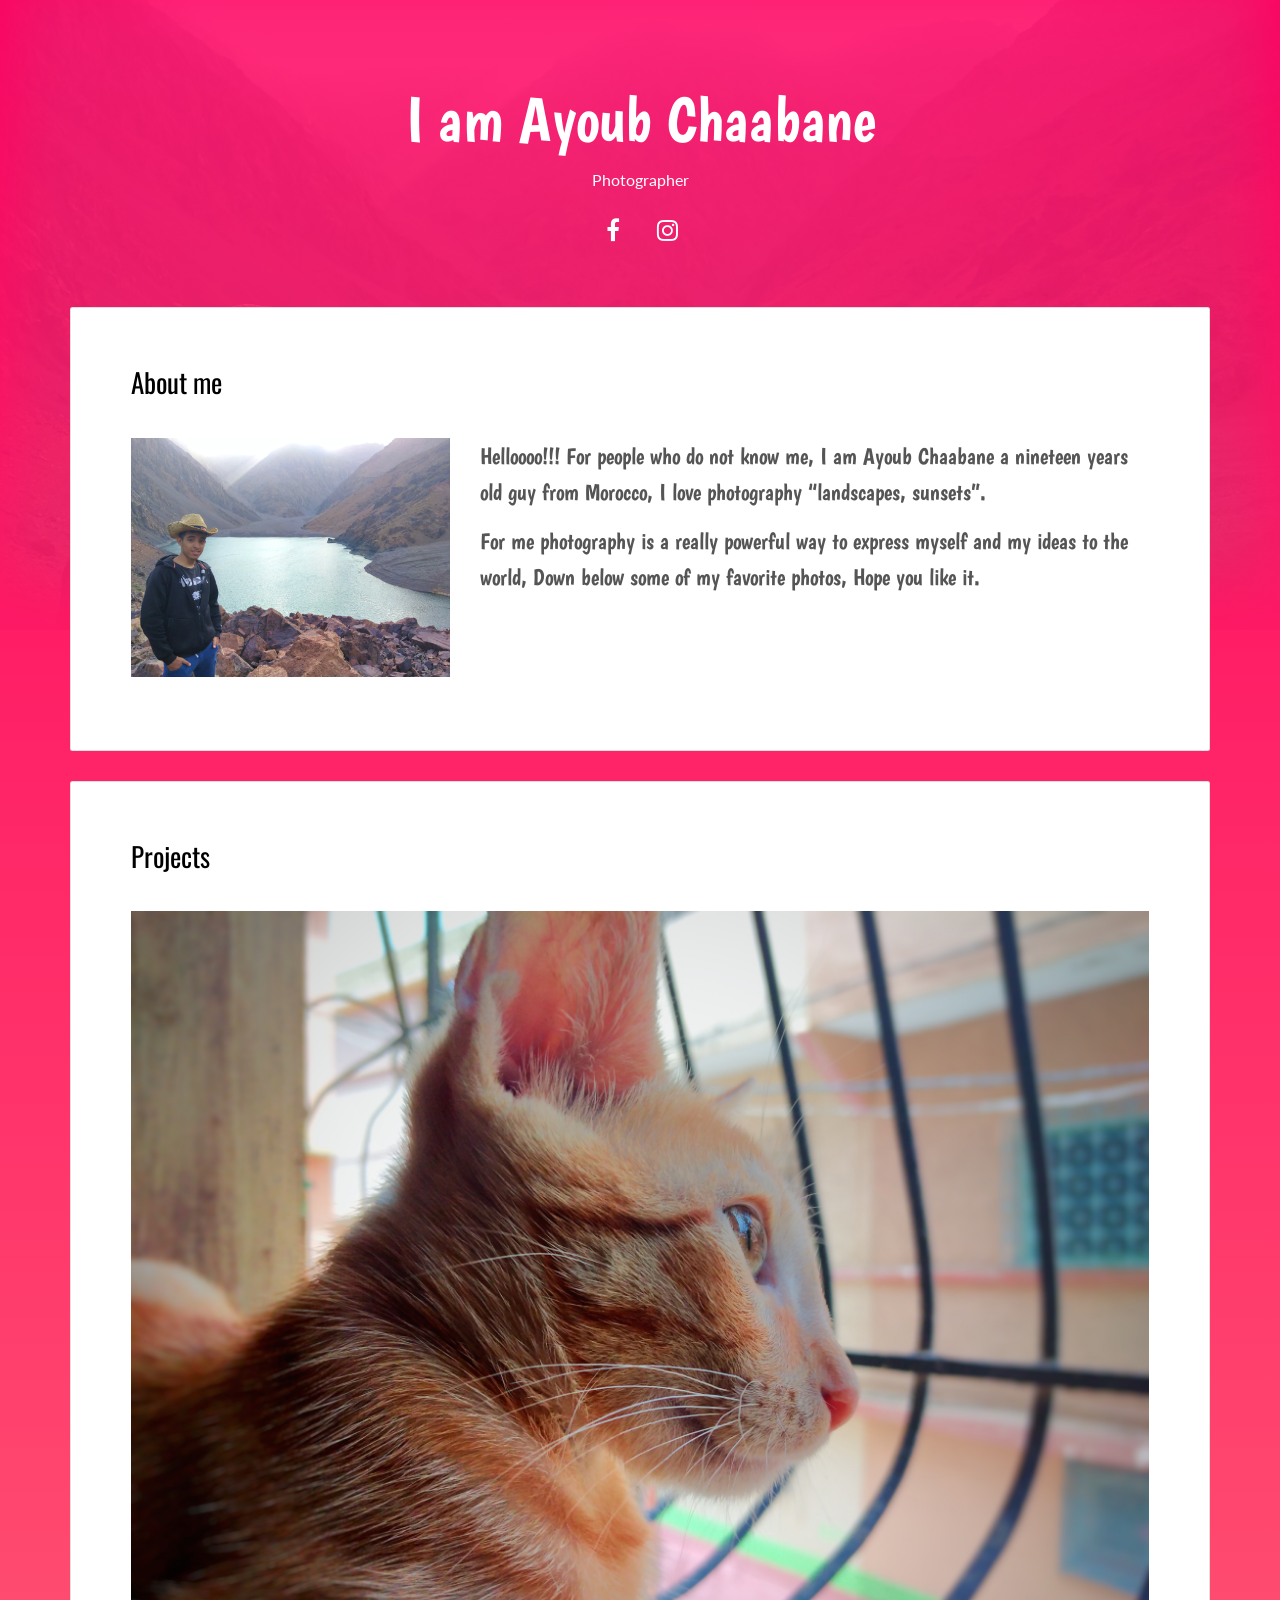
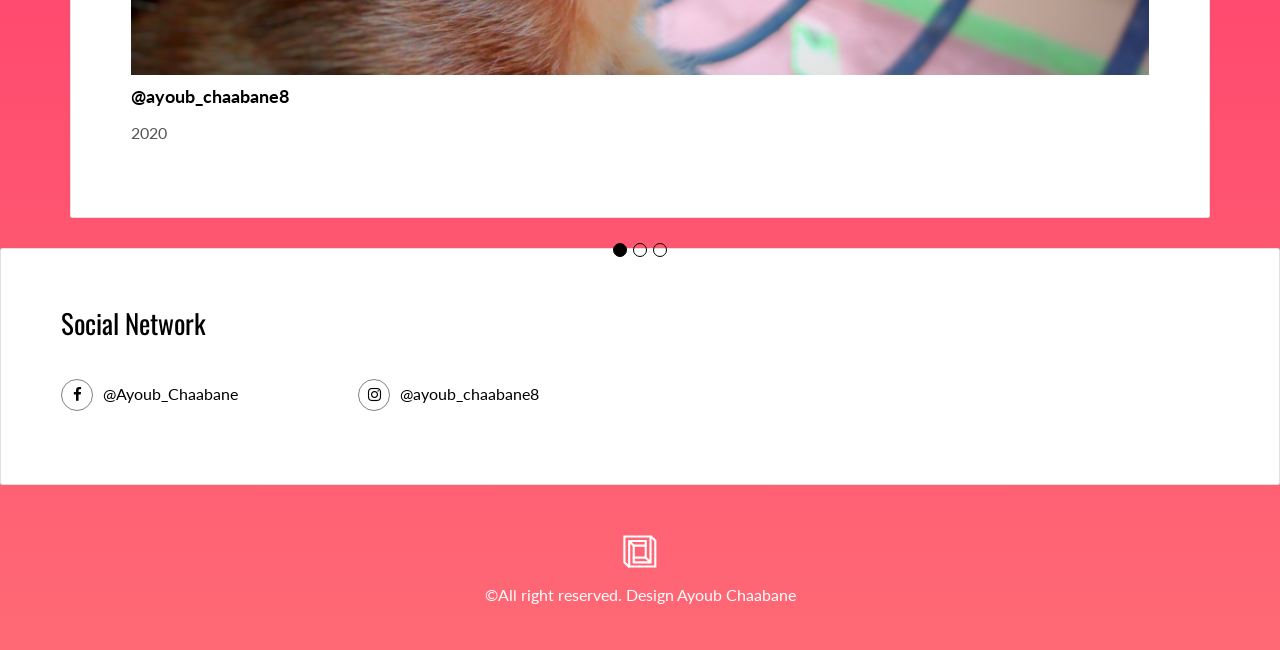
<file: index.html>
<!DOCTYPE html>
<html lang="en">

<head>
  <meta charset="UTF-8">
  <meta content="IE=edge" http-equiv="X-UA-Compatible">
  <meta content="width=device-width,initial-scale=1" name="viewport">
  <meta content="description" name="description">
  <meta name="google" content="notranslate" />
  <meta content="Mashup templates have been developped by Orson.io team" name="author">
  <meta name="viewport" content="width=device-width, initial-scale=1">

  <!-- Disable tap highlight on IE -->
  <meta name="msapplication-tap-highlight" content="no">
  
  <link rel="apple-touch-icon" sizes="180x180" href="./assets/apple-icon-180x180.png">
  <link href="./assets/favicon.ico" rel="icon">
  <link href="https://fonts.googleapis.com/css2?family=Boogaloo&display=swap" rel="stylesheet">
  

  <title>Ayoub Chaabane</title>  

<link href="./main.d8e0d294.css" rel="stylesheet"></head>

<body class="">

<!-- Add your content of header -->
<div class="background-color-layer" style="background-image: url('assets/images/IMG_20200722_183229-01.jpeg')"
></div>
<main class="content-wrapper">
  <header class="white-text-container section-container">
    <div class="text-center">
      <h1 style="font-family: 'Boogaloo', cursive;">I am Ayoub Chaabane</h1>
      <p>Photographer</p>
      <p>
        <a class="fa-icon fa-icon-2x" href="https://facebook.com/" title="">
          <i class="fa fa-facebook"></i>
        </a>
        <a class="fa-icon fa-icon-2x" href="https://www.instagram.com/" title="">
          <i class="fa fa-instagram"></i>
        </a>
      </p>
    </div>
  </header>



<!-- Add your site or app content here -->
 
 <div class="container">
   <div class="row">
     <div class="col-xs-12">

        <div class="card">
          <div class="card-block">
            <h2>About me</h2>
            <div class="row">
              <div class="col-md-4">
                <p><img src="./assets/images/IMG_20200722_183229-01.jpeg" class="img-responsive" alt=""></p>
              </div>
              <div class="col-md-8">
              <p style="font-family: 'Boogaloo', cursive; font-size: 23px;"> Helloooo!!! For people who do not know me, I am Ayoub Chaabane a nineteen years old guy from Morocco, I love photography “landscapes, sunsets”.</p>
              <p style="font-family: 'Boogaloo', cursive; font-size: 23px;">For me photography is a really powerful way to express myself and my ideas to the world, Down below some of my favorite photos, Hope you like it.</p>
              </div>
            </div>
          </div>
        </div>
    

         <div class="card">
          <div class="card-block">
            <h2>Projects</h2>
            <div id="carousel-example-generic" class="carousel slide" data-ride="carousel">
            

            <!-- Wrapper for slides -->
            <div class="carousel-inner" role="listbox">
              <div class="item active">
                <img src="./assets/images/IMG_20200811_142410-01.jpeg" class="img-responsive" alt="...">
                <div class="carousel-caption">
                  <h3 class="h5">@ayoub_chaabane8</h3>
                  <p>2020</p>
                </div>
              </div>
              <div class="item">
                <img src="./assets/images/IMG_20200513_192104-01.jpeg" class="img-responsive" alt="...">
                <div class="carousel-caption">
                  <h3 class="h5">@ayoub_chaabane8</h3>
                  <p>2020</p>
                </div>
              </div>

              <div class="item">
                <img src="./assets/images/IMG_20200515_001030-01.jpeg" class="img-responsive" alt="...">
                <div class="carousel-caption">
                  <h3 class="h5">@ayoub_chaabane8</h3>
                  <p>2020</p>
               </div>
             </div>
                <div class="item">
                 <img src="./assets/images/IMG_20200507_190924-01-01.jpeg" class="img-responsive" alt="...">
                 <div class="carousel-caption">
                  <h3 class="h5">@ayoub_chaabane8</h3>
                  <p>2020</p>
              </div>
              </div>
                  <div class="item">
                 <img src="./assets/images/Snapchat-363795296-01_1_1_1_1_1_1.jpeg" class="img-responsive" alt="...">
                 <div class="carousel-caption">
                  <h3 class="h5">@ayoub_chaabane8</h3>
                  <p>2020</p>
              </div>
              </div>
                   <div class="item">
                 <img src="./assets/images/IMG_20200526_230408_411-01.jpeg" class="img-responsive" alt="...">
                 <div class="carousel-caption">
                  <h3 class="h5">@ayoub_chaabane8</h3>
                  <p>2020</p>
              </div>
              </div>
                    <div class="item">
                 <img src="./assets/images/IMG_20200518_193419-01.jpeg" class="img-responsive" alt="...">
                 <div class="carousel-caption">
                  <h3 class="h5">@ayoub_chaabane8</h3>
                  <p>2020</p>
              </div>
              </div>
                   <div class="item">
                      <img src="./assets/images/IMG_20200605_193912-01.jpeg" class="img-responsive" alt="...">
                     <div class="carousel-caption">
                  <h3 class="h5">@ayoub_chaabane8</h3>
                  <p>2020</p>
                </div>
              </div>
                </div>
              </div>
            </div>
        </div>

            <!-- Indicators -->
            <ol class="carousel-indicators">
              <li data-target="#carousel-example-generic" data-slide-to="0" class="active"></li>
              <li data-target="#carousel-example-generic" data-slide-to="1"></li>
              <li data-target="#carousel-example-generic" data-slide-to="2"></li>
            </ol>

          </div>
          </div>
        </div>









        
        <div class="card">
          <div class="card-block">
            <h2>Social Network</h2>
            <div class="row">
              <div class="col-md-3">
                <p class="social-buttons"><a href="https://www.facebook.com/" title=""><span class="social-round-icon fa-icon"><i class="fa fa-facebook"></i></span>@Ayoub_Chaabane</a></p>
              </div>
              <div class="col-md-3">
                <p class="social-buttons"><a href="https://www.instagram.com/" title=""><span class="social-round-icon fa-icon"><i class="fa fa-instagram"></i></span>@ayoub_chaabane8</a></p>
              </div>
            </div>
          </div>
        </div>

      
</main>
<footer class="footer-container white-text-container text-center">
  <div class="container">
    <div class="row">
      <div class="col-xs-12">
        <p><img src="./assets/images/mashup-icon.svg" alt=""></p>
        
        <p>
        	©All right reserved. Design Ayoub Chaabane
        </p>
      </div>
    </div>
  </div>
</footer>

<script>
  document.addEventListener("DOMContentLoaded", function (event) {
     scrollRevelation('.card');
  });
</script>
<!-- Google Analytics: change UA-XXXXX-X to be your site's ID 

<script>
  (function (i, s, o, g, r, a, m) {
    i['GoogleAnalyticsObject'] = r; i[r] = i[r] || function () {
      (i[r].q = i[r].q || []).push(arguments)
    }, i[r].l = 1 * new Date(); a = s.createElement(o),
      m = s.getElementsByTagName(o)[0]; a.async = 1; a.src = g; m.parentNode.insertBefore(a, m)
  })(window, document, 'script', '//www.google-analytics.com/analytics.js', 'ga');
  ga('create', 'UA-XXXXX-X', 'auto');
  ga('send', 'pageview');
</script>

--><script type="text/javascript" src="./main.bc58148c.js"></script></body>

</html>
</file>
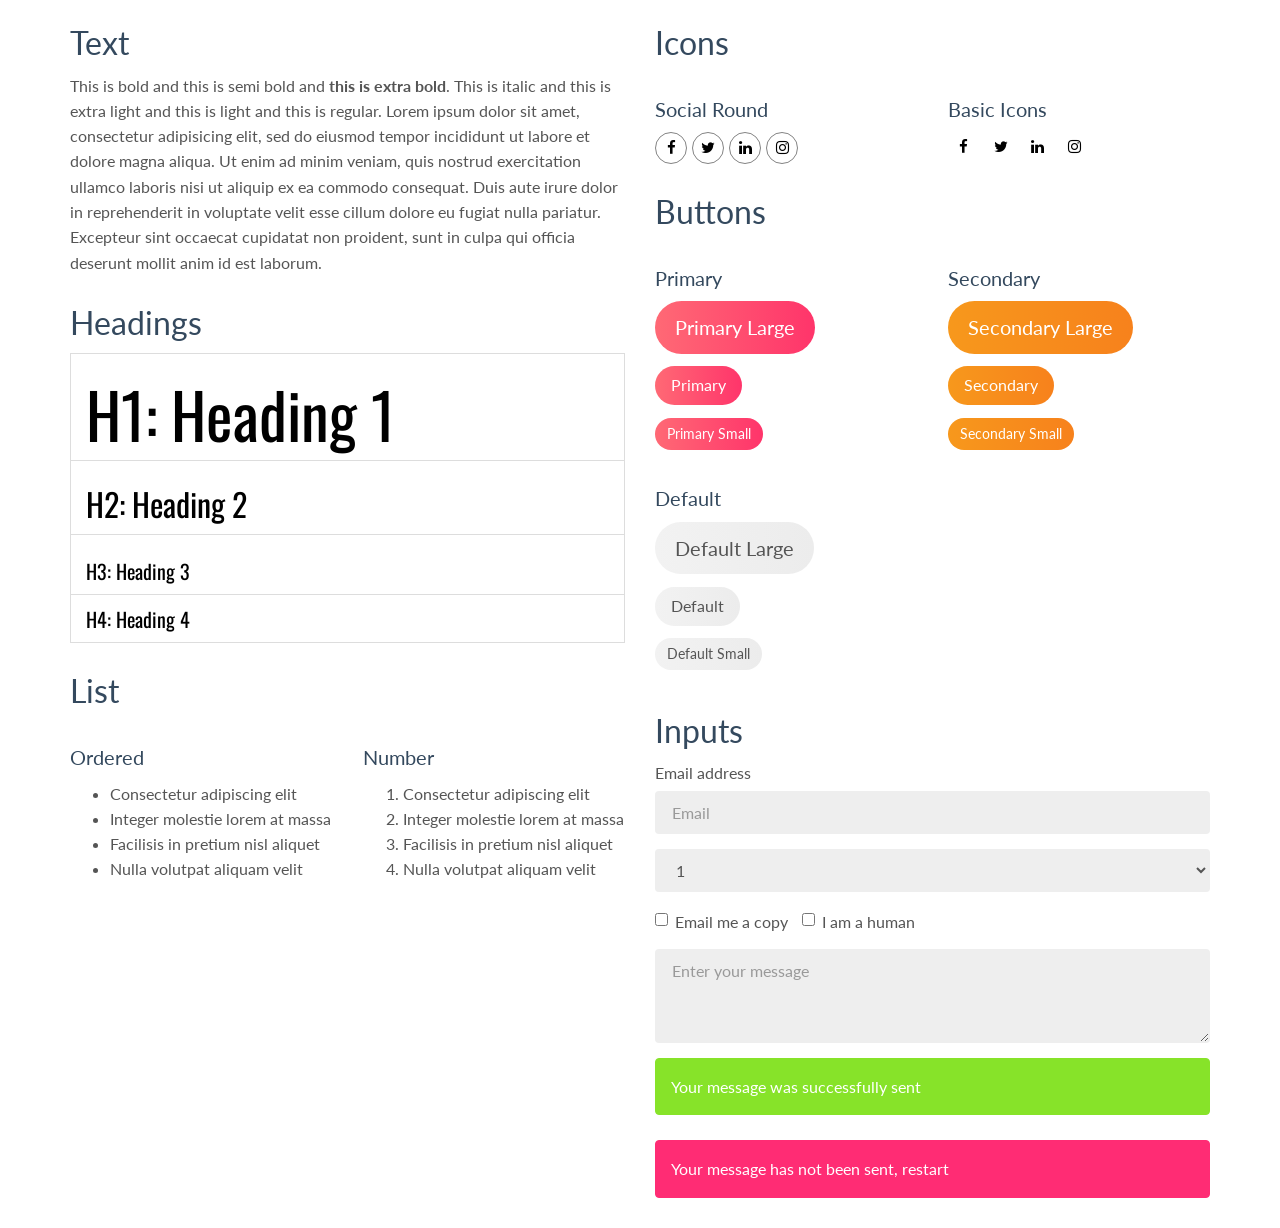
<file: components.html>
<!DOCTYPE html>
<html lang="en">

<head>
  <meta charset="UTF-8">
  <meta content="IE=edge" http-equiv="X-UA-Compatible">
  <meta content="width=device-width,initial-scale=1" name="viewport">
  <meta content="description" name="description">
  <meta name="google" content="notranslate" />
  <meta content="Mashup templates have been developped by Orson.io team" name="author">

  <!-- Disable tap highlight on IE -->
  <meta name="msapplication-tap-highlight" content="no">
  
  <link rel="apple-touch-icon" sizes="180x180" href="./assets/apple-icon-180x180.png">
  <link href="./assets/favicon.ico" rel="icon">

  <title>Title page</title>  

<link href="./main.d8e0d294.css" rel="stylesheet"></head>

<body class="white">


<!-- Add your site or app content here -->
  <div class="container">
    <div class="row">
      <div class="col-xs-12 col-md-6">

        <div class="template-example">
          <h2 class="template-title-example">Text</h2>
          <p>This is bold and this is semi bold and <b>this is extra bold</b>. This is italic and this is extra light and this is light
          and this is regular. Lorem ipsum dolor sit amet, consectetur adipisicing elit, sed do eiusmod
          tempor incididunt ut labore et dolore magna aliqua. Ut enim ad minim veniam,
          quis nostrud exercitation ullamco laboris nisi ut aliquip ex ea commodo
          consequat. Duis aute irure dolor in reprehenderit in voluptate velit esse
          cillum dolore eu fugiat nulla pariatur. Excepteur sint occaecat cupidatat non
          proident, sunt in culpa qui officia deserunt mollit anim id est laborum.
          </p>
        </div>

        <div class="template-example">
          <h2 class="template-title-example">Headings</h2>
          
          <table class="table table-bordered">
            <tr><td><h1>H1: Heading 1</h1></td></tr>
            <tr><td><h2>H2: Heading 2</h2></td></tr>
            <tr><td><h3>H3: Heading 3</h3></td></tr>
            <tr><td><h4>H4: Heading 4</h4></td></tr>
          </table>
          
        </div>

        
        <div class="template-example">
          <h2 class="template-title-example">List</h2>
          <div class="row">
            <div class="col-md-6">
              <h3 class="template-title-example">Ordered</h3>
              <ul>
                <li>Consectetur adipiscing elit</li>
                <li>Integer molestie lorem at massa</li>
                <li>Facilisis in pretium nisl aliquet</li>
                <li>Nulla volutpat aliquam velit</li>
              </ul>
            </div>
            <div class="col-md-6">
              <h3 class="template-title-example">Number</h3>
              <ol>
                <li>Consectetur adipiscing elit</li>
                <li>Integer molestie lorem at massa</li>
                <li>Facilisis in pretium nisl aliquet</li>
                <li>Nulla volutpat aliquam velit</li>
              </ol>
            </div>
          </div>
        </div>
        
      </div>

      <div class="col-xs-12 col-md-6">
        <div class="template-example">
          <h2 class="template-title-example">Icons</h2>
          
          <div class="row">
            <div class="col-md-6">
              <h3 class="template-title-example">Social Round</h2>
              <ul class="list-icons">
                <li>
                  <a href="" class="social-round-icon fa-icon">
                    <i class="fa fa-facebook"></i>
                  </a>
                </li>
                <li>
                  <a href="" class="social-round-icon fa-icon">
                    <i class="fa fa-twitter"></i>
                  </a>
                </li>
                <li>
                  <a href="" class="social-round-icon fa-icon">
                    <i class="fa fa-linkedin"></i>
                  </a>
                </li>
                <li>
                  <a href="" class="social-round-icon fa-icon">
                    <i class="fa fa-instagram"></i>
                  </a>
                </li>
              </ul>
            </div>
            <div class="col-md-6">
               <h3 class="template-title-example">Basic Icons</h2>
                <ul class="list-icons">
                  <li>
                    <span class="fa-icon">
                      <i class="fa fa-facebook"></i>
                    </span>
                  </li>
                  <li>
                    <span class="fa-icon">
                      <i class="fa fa-twitter"></i>
                    </span>
                  </li>
                  <li>
                    <span class="fa-icon">
                      <i class="fa fa-linkedin"></i>
                    </span>
                  </li>
                  <li>
                    <span class="fa-icon">
                      <i class="fa fa-instagram"></i>
                    </span>
                  </li>
                </ul>
            </div>

          </div>


          


        </div>

        <div class="template-example">
          <h2 class="template-title-example">Buttons</h2>
          <div class="row">
            <div class="col-md-6">
              <h3 class="template-title-example">Primary</h2>
              <div class="row">
                  <div class="col-md-6">
                  <p><a href="" class="btn btn-primary btn-lg">Primary Large</a></p>
                  <p><a href="" class="btn btn-primary">Primary </a></p>
                  <p><a href="" class="btn btn-primary btn-sm">Primary Small</a></p>
                </div>
              </div>

              <h3 class="template-title-example">Default</h2>
              <div class="row">
                  <div class="col-md-6">
                  <p><a href="" class="btn btn-default btn-lg">Default Large</a></p>
                  <p><a href="" class="btn btn-default">Default </a></p>
                  <p><a href="" class="btn btn-default btn-sm">Default Small</a></p>
                </div>
              </div>

            </div>

            <div class="col-md-6">
              <h3 class="template-title-example">Secondary</h2>
              <div class="row">
                  <div class="col-md-6">
                  <p><a href="" class="btn btn-info btn-lg">Secondary Large</a></p>
                  <p><a href="" class="btn btn-info">Secondary </a></p>
                  <p><a href="" class="btn btn-info btn-sm">Secondary Small</a></p>
                </div>
              </div>
            </div>
          </div>
        </div>
        
        <div class="template-example">
          <h2 class="template-title-example">Inputs</h2>

            <div class="form-group">
              <label for="exampleInputEmail1">Email address</label>
              <input type="email" class="form-control" id="exampleInputEmail1" placeholder="Email">
            </div>

            <div class="form-group">
              <select class="form-control">
                <option>1</option>
                <option>2</option>
                <option>3</option>
                <option>4</option>
                <option>5</option>
              </select>
            </div>

            <div class="form-group">
              <label class="checkbox-inline">
                <input 
                type="checkbox" id="inlineCheckbox1" value="option1"> Email me a copy
              </label>
              <label class="checkbox-inline">
                <input type="checkbox" id="inlineCheckbox2" value="option2"> I am a human
              </label>
            </div>

            <div class="form-group">
              <textarea class="form-control" rows="3" placeholder="Enter your message"></textarea>
            </div>
            
            <div class="alert alert-success" role="alert">Your message was successfully sent</div>
            <div class="alert alert-danger" role="alert">Your message has not been sent, restart</div>
        </div>




      </div>
    </div>
  </div>

<script type="text/javascript" src="./main.bc58148c.js"></script>
</file>
<file: main.d8e0d294.css>
@import url(https://fonts.googleapis.com/css?family=Lato:400,700|Oswald);@import url(https://maxcdn.bootstrapcdn.com/font-awesome/4.7.0/css/font-awesome.min.css);/*!
 * Bootstrap v3.3.7 (http://getbootstrap.com)
 * Copyright 2011-2016 Twitter, Inc.
 * Licensed under MIT (https://github.com/twbs/bootstrap/blob/master/LICENSE)
 */
/*! normalize.css v3.0.3 | MIT License | github.com/necolas/normalize.css */html{font-family:sans-serif;-ms-text-size-adjust:100%;-webkit-text-size-adjust:100%}body{margin:0}article,aside,details,figcaption,figure,footer,header,hgroup,main,menu,nav,section,summary{display:block}audio,canvas,progress,video{display:inline-block;vertical-align:baseline}audio:not([controls]){display:none;height:0}[hidden],template{display:none}a{background-color:transparent}a:active,a:hover{outline:0}abbr[title]{border-bottom:1px dotted}b,strong{font-weight:700}dfn{font-style:italic}h1{font-size:2em;margin:.67em 0}mark{background:#ff0;color:#000}small{font-size:80%}sub,sup{font-size:75%;line-height:0;position:relative;vertical-align:baseline}sup{top:-.5em}sub{bottom:-.25em}img{border:0}svg:not(:root){overflow:hidden}figure{margin:1em 40px}hr{box-sizing:content-box;height:0}pre{overflow:auto}code,kbd,pre,samp{font-family:monospace,monospace;font-size:1em}button,input,optgroup,select,textarea{color:inherit;font:inherit;margin:0}button{overflow:visible}button,select{text-transform:none}button,html input[type=button],input[type=reset],input[type=submit]{-webkit-appearance:button;cursor:pointer}button[disabled],html input[disabled]{cursor:default}button::-moz-focus-inner,input::-moz-focus-inner{border:0;padding:0}input{line-height:normal}input[type=checkbox],input[type=radio]{box-sizing:border-box;padding:0}input[type=number]::-webkit-inner-spin-button,input[type=number]::-webkit-outer-spin-button{height:auto}input[type=search]{-webkit-appearance:textfield;box-sizing:content-box}input[type=search]::-webkit-search-cancel-button,input[type=search]::-webkit-search-decoration{-webkit-appearance:none}fieldset{border:1px solid silver;margin:0 2px;padding:.35em .625em .75em}textarea{overflow:auto}optgroup{font-weight:700}table{border-collapse:collapse;border-spacing:0}td,th{padding:0}

/*! Source: https://github.com/h5bp/html5-boilerplate/blob/master/src/css/main.css */@media print{*,:after,:before{background:transparent!important;color:#000!important;box-shadow:none!important;text-shadow:none!important}a,a:visited{text-decoration:underline}a[href]:after{content:" (" attr(href) ")"}abbr[title]:after{content:" (" attr(title) ")"}a[href^="#"]:after,a[href^="javascript:"]:after{content:""}blockquote,pre{border:1px solid #999;page-break-inside:avoid}thead{display:table-header-group}img,tr{page-break-inside:avoid}img{max-width:100%!important}h2,h3,p{orphans:3;widows:3}h2,h3{page-break-after:avoid}.navbar{display:none}.btn>.caret,.dropup>.btn>.caret{border-top-color:#000!important}.label{border:1px solid #000}.table{border-collapse:collapse!important}.table td,.table th{background-color:#fff!important}.table-bordered td,.table-bordered th{border:1px solid #ddd!important}}*,:after,:before{-webkit-box-sizing:border-box;-moz-box-sizing:border-box;box-sizing:border-box}html{font-size:10px;-webkit-tap-highlight-color:transparent}body{font-family:Lato,Helvetica,Arial,sans-serif;font-size:16px;line-height:1.58;color:#555;background-color:#fff}button,input,select,textarea{font-family:inherit;font-size:inherit;line-height:inherit}a{color:#ff0060;text-decoration:none}a:focus,a:hover{color:#b30043;text-decoration:underline}a:focus{outline:5px auto -webkit-focus-ring-color;outline-offset:-2px}figure{margin:0}img{vertical-align:middle}.img-responsive{display:block;max-width:100%;height:auto}.img-rounded{border-radius:6px}.img-thumbnail{padding:4px;line-height:1.58;background-color:#fff;border:1px solid #ddd;border-radius:4px;-webkit-transition:all .2s ease-in-out;-o-transition:all .2s ease-in-out;transition:all .2s ease-in-out;display:inline-block;max-width:100%;height:auto}.img-circle{border-radius:50%}hr{margin-top:25px;margin-bottom:25px;border:0;border-top:1px solid #eee}.sr-only{position:absolute;width:1px;height:1px;margin:-1px;padding:0;overflow:hidden;clip:rect(0,0,0,0);border:0}.sr-only-focusable:active,.sr-only-focusable:focus{position:static;width:auto;height:auto;margin:0;overflow:visible;clip:auto}[role=button]{cursor:pointer}.h1,.h2,.h3,.h4,.h5,.h6,h1,h2,h3,h4,h5,h6{font-family:Oswald,Helvetica,Arial,sans-serif;font-weight:400;line-height:1.1;color:#000}.h1 .small,.h1 small,.h2 .small,.h2 small,.h3 .small,.h3 small,.h4 .small,.h4 small,.h5 .small,.h5 small,.h6 .small,.h6 small,h1 .small,h1 small,h2 .small,h2 small,h3 .small,h3 small,h4 .small,h4 small,h5 .small,h5 small,h6 .small,h6 small{font-weight:400;line-height:1;color:#777}.h1,.h2,.h3,h1,h2,h3{margin-top:25px;margin-bottom:12.5px}.h1 .small,.h1 small,.h2 .small,.h2 small,.h3 .small,.h3 small,h1 .small,h1 small,h2 .small,h2 small,h3 .small,h3 small{font-size:65%}.h4,.h5,.h6,h4,h5,h6{margin-top:12.5px;margin-bottom:12.5px}.h4 .small,.h4 small,.h5 .small,.h5 small,.h6 .small,.h6 small,h4 .small,h4 small,h5 .small,h5 small,h6 .small,h6 small{font-size:75%}.h1,h1{font-size:63px}.h2,h2{font-size:27px}.h3,.h4,h3,h4{font-size:20px}.h5,h5{font-size:18px}.h6,h6{font-size:14px}p{margin:0 0 12.5px}.lead{margin-bottom:25px;font-size:18px;font-weight:300;line-height:1.4}@media (min-width:768px){.lead{font-size:24px}}.small,small{font-size:87%}.mark,mark{background-color:#fcf8e3;padding:.2em}.text-left{text-align:left}.text-right{text-align:right}.text-center{text-align:center}.text-justify{text-align:justify}.text-nowrap{white-space:nowrap}.text-lowercase{text-transform:lowercase}.initialism,.text-uppercase{text-transform:uppercase}.text-capitalize{text-transform:capitalize}.text-muted{color:#777}.text-primary{color:#ff0060}a.text-primary:focus,a.text-primary:hover{color:#cc004d}.text-success{color:#fff}a.text-success:focus,a.text-success:hover{color:#e6e6e6}.text-info{color:#31708f}a.text-info:focus,a.text-info:hover{color:#245269}.text-warning{color:#8a6d3b}a.text-warning:focus,a.text-warning:hover{color:#66512c}.text-danger{color:#fff}a.text-danger:focus,a.text-danger:hover{color:#e6e6e6}.bg-primary{color:#fff;background-color:#ff0060}a.bg-primary:focus,a.bg-primary:hover{background-color:#cc004d}.bg-success{background-color:#87e329}a.bg-success:focus,a.bg-success:hover{background-color:#6dc019}.bg-info{background-color:#d9edf7}a.bg-info:focus,a.bg-info:hover{background-color:#afd9ee}.bg-warning{background-color:#fcf8e3}a.bg-warning:focus,a.bg-warning:hover{background-color:#f7ecb5}.bg-danger{background-color:#ff2c74}a.bg-danger:focus,a.bg-danger:hover{background-color:#f80055}.page-header{padding-bottom:11.5px;margin:50px 0 25px;border-bottom:1px solid #eee}ol,ul{margin-top:0;margin-bottom:12.5px}ol ol,ol ul,ul ol,ul ul{margin-bottom:0}.list-inline,.list-unstyled{padding-left:0;list-style:none}.list-inline{margin-left:-5px}.list-inline>li{display:inline-block;padding-left:5px;padding-right:5px}dl{margin-top:0;margin-bottom:25px}dd,dt{line-height:1.58}dt{font-weight:700}dd{margin-left:0}.dl-horizontal dd:after,.dl-horizontal dd:before{content:" ";display:table}.dl-horizontal dd:after{clear:both}@media (min-width:768px){.dl-horizontal dt{float:left;width:160px;clear:left;text-align:right;overflow:hidden;text-overflow:ellipsis;white-space:nowrap}.dl-horizontal dd{margin-left:180px}}abbr[data-original-title],abbr[title]{cursor:help;border-bottom:1px dotted #777}.initialism{font-size:90%}blockquote{padding:12.5px 25px;margin:0 0 25px;font-size:20px;border-left:5px solid #eee}blockquote ol:last-child,blockquote p:last-child,blockquote ul:last-child{margin-bottom:0}blockquote .small,blockquote footer,blockquote small{display:block;font-size:80%;line-height:1.58;color:#777}blockquote .small:before,blockquote footer:before,blockquote small:before{content:"\2014   \A0"}.blockquote-reverse,blockquote.pull-right{padding-right:15px;padding-left:0;border-right:5px solid #eee;border-left:0;text-align:right}.blockquote-reverse .small:before,.blockquote-reverse footer:before,.blockquote-reverse small:before,blockquote.pull-right .small:before,blockquote.pull-right footer:before,blockquote.pull-right small:before{content:""}.blockquote-reverse .small:after,.blockquote-reverse footer:after,.blockquote-reverse small:after,blockquote.pull-right .small:after,blockquote.pull-right footer:after,blockquote.pull-right small:after{content:"\A0   \2014"}address{margin-bottom:25px;font-style:normal;line-height:1.58}code,kbd,pre,samp{font-family:Menlo,Monaco,Consolas,Courier New,monospace}code{color:#c7254e;background-color:#f9f2f4;border-radius:4px}code,kbd{padding:2px 4px;font-size:90%}kbd{color:#fff;background-color:#333;border-radius:3px;box-shadow:inset 0 -1px 0 rgba(0,0,0,.25)}kbd kbd{padding:0;font-size:100%;font-weight:700;box-shadow:none}pre{display:block;padding:12px;margin:0 0 12.5px;font-size:15px;line-height:1.58;word-break:break-all;word-wrap:break-word;color:#333;background-color:#f5f5f5;border:1px solid #ccc;border-radius:4px}pre code{padding:0;font-size:inherit;color:inherit;white-space:pre-wrap;background-color:transparent;border-radius:0}.pre-scrollable{max-height:340px;overflow-y:scroll}.container{margin-right:auto;margin-left:auto;padding-left:15px;padding-right:15px}.container:after,.container:before{content:" ";display:table}.container:after{clear:both}@media (min-width:768px){.container{width:750px}}@media (min-width:992px){.container{width:970px}}@media (min-width:1200px){.container{width:1170px}}.container-fluid{margin-right:auto;margin-left:auto;padding-left:15px;padding-right:15px}.container-fluid:after,.container-fluid:before{content:" ";display:table}.container-fluid:after{clear:both}.row{margin-left:-15px;margin-right:-15px}.row:after,.row:before{content:" ";display:table}.row:after{clear:both}.col-lg-1,.col-lg-2,.col-lg-3,.col-lg-4,.col-lg-5,.col-lg-6,.col-lg-7,.col-lg-8,.col-lg-9,.col-lg-10,.col-lg-11,.col-lg-12,.col-md-1,.col-md-2,.col-md-3,.col-md-4,.col-md-5,.col-md-6,.col-md-7,.col-md-8,.col-md-9,.col-md-10,.col-md-11,.col-md-12,.col-sm-1,.col-sm-2,.col-sm-3,.col-sm-4,.col-sm-5,.col-sm-6,.col-sm-7,.col-sm-8,.col-sm-9,.col-sm-10,.col-sm-11,.col-sm-12,.col-xs-1,.col-xs-2,.col-xs-3,.col-xs-4,.col-xs-5,.col-xs-6,.col-xs-7,.col-xs-8,.col-xs-9,.col-xs-10,.col-xs-11,.col-xs-12{position:relative;min-height:1px;padding-left:15px;padding-right:15px}.col-xs-1,.col-xs-2,.col-xs-3,.col-xs-4,.col-xs-5,.col-xs-6,.col-xs-7,.col-xs-8,.col-xs-9,.col-xs-10,.col-xs-11,.col-xs-12{float:left}.col-xs-1{width:8.33333%}.col-xs-2{width:16.66667%}.col-xs-3{width:25%}.col-xs-4{width:33.33333%}.col-xs-5{width:41.66667%}.col-xs-6{width:50%}.col-xs-7{width:58.33333%}.col-xs-8{width:66.66667%}.col-xs-9{width:75%}.col-xs-10{width:83.33333%}.col-xs-11{width:91.66667%}.col-xs-12{width:100%}.col-xs-pull-0{right:auto}.col-xs-pull-1{right:8.33333%}.col-xs-pull-2{right:16.66667%}.col-xs-pull-3{right:25%}.col-xs-pull-4{right:33.33333%}.col-xs-pull-5{right:41.66667%}.col-xs-pull-6{right:50%}.col-xs-pull-7{right:58.33333%}.col-xs-pull-8{right:66.66667%}.col-xs-pull-9{right:75%}.col-xs-pull-10{right:83.33333%}.col-xs-pull-11{right:91.66667%}.col-xs-pull-12{right:100%}.col-xs-push-0{left:auto}.col-xs-push-1{left:8.33333%}.col-xs-push-2{left:16.66667%}.col-xs-push-3{left:25%}.col-xs-push-4{left:33.33333%}.col-xs-push-5{left:41.66667%}.col-xs-push-6{left:50%}.col-xs-push-7{left:58.33333%}.col-xs-push-8{left:66.66667%}.col-xs-push-9{left:75%}.col-xs-push-10{left:83.33333%}.col-xs-push-11{left:91.66667%}.col-xs-push-12{left:100%}.col-xs-offset-0{margin-left:0}.col-xs-offset-1{margin-left:8.33333%}.col-xs-offset-2{margin-left:16.66667%}.col-xs-offset-3{margin-left:25%}.col-xs-offset-4{margin-left:33.33333%}.col-xs-offset-5{margin-left:41.66667%}.col-xs-offset-6{margin-left:50%}.col-xs-offset-7{margin-left:58.33333%}.col-xs-offset-8{margin-left:66.66667%}.col-xs-offset-9{margin-left:75%}.col-xs-offset-10{margin-left:83.33333%}.col-xs-offset-11{margin-left:91.66667%}.col-xs-offset-12{margin-left:100%}@media (min-width:768px){.col-sm-1,.col-sm-2,.col-sm-3,.col-sm-4,.col-sm-5,.col-sm-6,.col-sm-7,.col-sm-8,.col-sm-9,.col-sm-10,.col-sm-11,.col-sm-12{float:left}.col-sm-1{width:8.33333%}.col-sm-2{width:16.66667%}.col-sm-3{width:25%}.col-sm-4{width:33.33333%}.col-sm-5{width:41.66667%}.col-sm-6{width:50%}.col-sm-7{width:58.33333%}.col-sm-8{width:66.66667%}.col-sm-9{width:75%}.col-sm-10{width:83.33333%}.col-sm-11{width:91.66667%}.col-sm-12{width:100%}.col-sm-pull-0{right:auto}.col-sm-pull-1{right:8.33333%}.col-sm-pull-2{right:16.66667%}.col-sm-pull-3{right:25%}.col-sm-pull-4{right:33.33333%}.col-sm-pull-5{right:41.66667%}.col-sm-pull-6{right:50%}.col-sm-pull-7{right:58.33333%}.col-sm-pull-8{right:66.66667%}.col-sm-pull-9{right:75%}.col-sm-pull-10{right:83.33333%}.col-sm-pull-11{right:91.66667%}.col-sm-pull-12{right:100%}.col-sm-push-0{left:auto}.col-sm-push-1{left:8.33333%}.col-sm-push-2{left:16.66667%}.col-sm-push-3{left:25%}.col-sm-push-4{left:33.33333%}.col-sm-push-5{left:41.66667%}.col-sm-push-6{left:50%}.col-sm-push-7{left:58.33333%}.col-sm-push-8{left:66.66667%}.col-sm-push-9{left:75%}.col-sm-push-10{left:83.33333%}.col-sm-push-11{left:91.66667%}.col-sm-push-12{left:100%}.col-sm-offset-0{margin-left:0}.col-sm-offset-1{margin-left:8.33333%}.col-sm-offset-2{margin-left:16.66667%}.col-sm-offset-3{margin-left:25%}.col-sm-offset-4{margin-left:33.33333%}.col-sm-offset-5{margin-left:41.66667%}.col-sm-offset-6{margin-left:50%}.col-sm-offset-7{margin-left:58.33333%}.col-sm-offset-8{margin-left:66.66667%}.col-sm-offset-9{margin-left:75%}.col-sm-offset-10{margin-left:83.33333%}.col-sm-offset-11{margin-left:91.66667%}.col-sm-offset-12{margin-left:100%}}@media (min-width:992px){.col-md-1,.col-md-2,.col-md-3,.col-md-4,.col-md-5,.col-md-6,.col-md-7,.col-md-8,.col-md-9,.col-md-10,.col-md-11,.col-md-12{float:left}.col-md-1{width:8.33333%}.col-md-2{width:16.66667%}.col-md-3{width:25%}.col-md-4{width:33.33333%}.col-md-5{width:41.66667%}.col-md-6{width:50%}.col-md-7{width:58.33333%}.col-md-8{width:66.66667%}.col-md-9{width:75%}.col-md-10{width:83.33333%}.col-md-11{width:91.66667%}.col-md-12{width:100%}.col-md-pull-0{right:auto}.col-md-pull-1{right:8.33333%}.col-md-pull-2{right:16.66667%}.col-md-pull-3{right:25%}.col-md-pull-4{right:33.33333%}.col-md-pull-5{right:41.66667%}.col-md-pull-6{right:50%}.col-md-pull-7{right:58.33333%}.col-md-pull-8{right:66.66667%}.col-md-pull-9{right:75%}.col-md-pull-10{right:83.33333%}.col-md-pull-11{right:91.66667%}.col-md-pull-12{right:100%}.col-md-push-0{left:auto}.col-md-push-1{left:8.33333%}.col-md-push-2{left:16.66667%}.col-md-push-3{left:25%}.col-md-push-4{left:33.33333%}.col-md-push-5{left:41.66667%}.col-md-push-6{left:50%}.col-md-push-7{left:58.33333%}.col-md-push-8{left:66.66667%}.col-md-push-9{left:75%}.col-md-push-10{left:83.33333%}.col-md-push-11{left:91.66667%}.col-md-push-12{left:100%}.col-md-offset-0{margin-left:0}.col-md-offset-1{margin-left:8.33333%}.col-md-offset-2{margin-left:16.66667%}.col-md-offset-3{margin-left:25%}.col-md-offset-4{margin-left:33.33333%}.col-md-offset-5{margin-left:41.66667%}.col-md-offset-6{margin-left:50%}.col-md-offset-7{margin-left:58.33333%}.col-md-offset-8{margin-left:66.66667%}.col-md-offset-9{margin-left:75%}.col-md-offset-10{margin-left:83.33333%}.col-md-offset-11{margin-left:91.66667%}.col-md-offset-12{margin-left:100%}}@media (min-width:1200px){.col-lg-1,.col-lg-2,.col-lg-3,.col-lg-4,.col-lg-5,.col-lg-6,.col-lg-7,.col-lg-8,.col-lg-9,.col-lg-10,.col-lg-11,.col-lg-12{float:left}.col-lg-1{width:8.33333%}.col-lg-2{width:16.66667%}.col-lg-3{width:25%}.col-lg-4{width:33.33333%}.col-lg-5{width:41.66667%}.col-lg-6{width:50%}.col-lg-7{width:58.33333%}.col-lg-8{width:66.66667%}.col-lg-9{width:75%}.col-lg-10{width:83.33333%}.col-lg-11{width:91.66667%}.col-lg-12{width:100%}.col-lg-pull-0{right:auto}.col-lg-pull-1{right:8.33333%}.col-lg-pull-2{right:16.66667%}.col-lg-pull-3{right:25%}.col-lg-pull-4{right:33.33333%}.col-lg-pull-5{right:41.66667%}.col-lg-pull-6{right:50%}.col-lg-pull-7{right:58.33333%}.col-lg-pull-8{right:66.66667%}.col-lg-pull-9{right:75%}.col-lg-pull-10{right:83.33333%}.col-lg-pull-11{right:91.66667%}.col-lg-pull-12{right:100%}.col-lg-push-0{left:auto}.col-lg-push-1{left:8.33333%}.col-lg-push-2{left:16.66667%}.col-lg-push-3{left:25%}.col-lg-push-4{left:33.33333%}.col-lg-push-5{left:41.66667%}.col-lg-push-6{left:50%}.col-lg-push-7{left:58.33333%}.col-lg-push-8{left:66.66667%}.col-lg-push-9{left:75%}.col-lg-push-10{left:83.33333%}.col-lg-push-11{left:91.66667%}.col-lg-push-12{left:100%}.col-lg-offset-0{margin-left:0}.col-lg-offset-1{margin-left:8.33333%}.col-lg-offset-2{margin-left:16.66667%}.col-lg-offset-3{margin-left:25%}.col-lg-offset-4{margin-left:33.33333%}.col-lg-offset-5{margin-left:41.66667%}.col-lg-offset-6{margin-left:50%}.col-lg-offset-7{margin-left:58.33333%}.col-lg-offset-8{margin-left:66.66667%}.col-lg-offset-9{margin-left:75%}.col-lg-offset-10{margin-left:83.33333%}.col-lg-offset-11{margin-left:91.66667%}.col-lg-offset-12{margin-left:100%}}table{background-color:transparent}caption{padding-top:8px;padding-bottom:8px;color:#777}caption,th{text-align:left}.table{width:100%;max-width:100%;margin-bottom:25px}.table>tbody>tr>td,.table>tbody>tr>th,.table>tfoot>tr>td,.table>tfoot>tr>th,.table>thead>tr>td,.table>thead>tr>th{padding:8px;line-height:1.58;vertical-align:top;border-top:1px solid #ddd}.table>thead>tr>th{vertical-align:bottom;border-bottom:2px solid #ddd}.table>caption+thead>tr:first-child>td,.table>caption+thead>tr:first-child>th,.table>colgroup+thead>tr:first-child>td,.table>colgroup+thead>tr:first-child>th,.table>thead:first-child>tr:first-child>td,.table>thead:first-child>tr:first-child>th{border-top:0}.table>tbody+tbody{border-top:2px solid #ddd}.table .table{background-color:#fff}.table-condensed>tbody>tr>td,.table-condensed>tbody>tr>th,.table-condensed>tfoot>tr>td,.table-condensed>tfoot>tr>th,.table-condensed>thead>tr>td,.table-condensed>thead>tr>th{padding:5px}.table-bordered,.table-bordered>tbody>tr>td,.table-bordered>tbody>tr>th,.table-bordered>tfoot>tr>td,.table-bordered>tfoot>tr>th,.table-bordered>thead>tr>td,.table-bordered>thead>tr>th{border:1px solid #ddd}.table-bordered>thead>tr>td,.table-bordered>thead>tr>th{border-bottom-width:2px}.table-striped>tbody>tr:nth-of-type(odd){background-color:#f9f9f9}.table-hover>tbody>tr:hover{background-color:#f5f5f5}table col[class*=col-]{position:static;float:none;display:table-column}table td[class*=col-],table th[class*=col-]{position:static;float:none;display:table-cell}.table>tbody>tr.active>td,.table>tbody>tr.active>th,.table>tbody>tr>td.active,.table>tbody>tr>th.active,.table>tfoot>tr.active>td,.table>tfoot>tr.active>th,.table>tfoot>tr>td.active,.table>tfoot>tr>th.active,.table>thead>tr.active>td,.table>thead>tr.active>th,.table>thead>tr>td.active,.table>thead>tr>th.active{background-color:#f5f5f5}.table-hover>tbody>tr.active:hover>td,.table-hover>tbody>tr.active:hover>th,.table-hover>tbody>tr:hover>.active,.table-hover>tbody>tr>td.active:hover,.table-hover>tbody>tr>th.active:hover{background-color:#e8e8e8}.table>tbody>tr.success>td,.table>tbody>tr.success>th,.table>tbody>tr>td.success,.table>tbody>tr>th.success,.table>tfoot>tr.success>td,.table>tfoot>tr.success>th,.table>tfoot>tr>td.success,.table>tfoot>tr>th.success,.table>thead>tr.success>td,.table>thead>tr.success>th,.table>thead>tr>td.success,.table>thead>tr>th.success{background-color:#87e329}.table-hover>tbody>tr.success:hover>td,.table-hover>tbody>tr.success:hover>th,.table-hover>tbody>tr:hover>.success,.table-hover>tbody>tr>td.success:hover,.table-hover>tbody>tr>th.success:hover{background-color:#7ad61c}.table>tbody>tr.info>td,.table>tbody>tr.info>th,.table>tbody>tr>td.info,.table>tbody>tr>th.info,.table>tfoot>tr.info>td,.table>tfoot>tr.info>th,.table>tfoot>tr>td.info,.table>tfoot>tr>th.info,.table>thead>tr.info>td,.table>thead>tr.info>th,.table>thead>tr>td.info,.table>thead>tr>th.info{background-color:#d9edf7}.table-hover>tbody>tr.info:hover>td,.table-hover>tbody>tr.info:hover>th,.table-hover>tbody>tr:hover>.info,.table-hover>tbody>tr>td.info:hover,.table-hover>tbody>tr>th.info:hover{background-color:#c4e3f3}.table>tbody>tr.warning>td,.table>tbody>tr.warning>th,.table>tbody>tr>td.warning,.table>tbody>tr>th.warning,.table>tfoot>tr.warning>td,.table>tfoot>tr.warning>th,.table>tfoot>tr>td.warning,.table>tfoot>tr>th.warning,.table>thead>tr.warning>td,.table>thead>tr.warning>th,.table>thead>tr>td.warning,.table>thead>tr>th.warning{background-color:#fcf8e3}.table-hover>tbody>tr.warning:hover>td,.table-hover>tbody>tr.warning:hover>th,.table-hover>tbody>tr:hover>.warning,.table-hover>tbody>tr>td.warning:hover,.table-hover>tbody>tr>th.warning:hover{background-color:#faf2cc}.table>tbody>tr.danger>td,.table>tbody>tr.danger>th,.table>tbody>tr>td.danger,.table>tbody>tr>th.danger,.table>tfoot>tr.danger>td,.table>tfoot>tr.danger>th,.table>tfoot>tr>td.danger,.table>tfoot>tr>th.danger,.table>thead>tr.danger>td,.table>thead>tr.danger>th,.table>thead>tr>td.danger,.table>thead>tr>th.danger{background-color:#ff2c74}.table-hover>tbody>tr.danger:hover>td,.table-hover>tbody>tr.danger:hover>th,.table-hover>tbody>tr:hover>.danger,.table-hover>tbody>tr>td.danger:hover,.table-hover>tbody>tr>th.danger:hover{background-color:#ff1363}.table-responsive{overflow-x:auto;min-height:.01%}@media screen and (max-width:767px){.table-responsive{width:100%;margin-bottom:18.75px;overflow-y:hidden;-ms-overflow-style:-ms-autohiding-scrollbar;border:1px solid #ddd}.table-responsive>.table{margin-bottom:0}.table-responsive>.table>tbody>tr>td,.table-responsive>.table>tbody>tr>th,.table-responsive>.table>tfoot>tr>td,.table-responsive>.table>tfoot>tr>th,.table-responsive>.table>thead>tr>td,.table-responsive>.table>thead>tr>th{white-space:nowrap}.table-responsive>.table-bordered{border:0}.table-responsive>.table-bordered>tbody>tr>td:first-child,.table-responsive>.table-bordered>tbody>tr>th:first-child,.table-responsive>.table-bordered>tfoot>tr>td:first-child,.table-responsive>.table-bordered>tfoot>tr>th:first-child,.table-responsive>.table-bordered>thead>tr>td:first-child,.table-responsive>.table-bordered>thead>tr>th:first-child{border-left:0}.table-responsive>.table-bordered>tbody>tr>td:last-child,.table-responsive>.table-bordered>tbody>tr>th:last-child,.table-responsive>.table-bordered>tfoot>tr>td:last-child,.table-responsive>.table-bordered>tfoot>tr>th:last-child,.table-responsive>.table-bordered>thead>tr>td:last-child,.table-responsive>.table-bordered>thead>tr>th:last-child{border-right:0}.table-responsive>.table-bordered>tbody>tr:last-child>td,.table-responsive>.table-bordered>tbody>tr:last-child>th,.table-responsive>.table-bordered>tfoot>tr:last-child>td,.table-responsive>.table-bordered>tfoot>tr:last-child>th{border-bottom:0}}fieldset{margin:0;min-width:0}fieldset,legend{padding:0;border:0}legend{display:block;width:100%;margin-bottom:25px;font-size:24px;line-height:inherit;color:#333;border-bottom:1px solid #e5e5e5}label{display:inline-block;max-width:100%;margin-bottom:5px;font-weight:700}input[type=search]{-webkit-box-sizing:border-box;-moz-box-sizing:border-box;box-sizing:border-box}input[type=checkbox],input[type=radio]{margin:4px 0 0;margin-top:1px\9;line-height:normal}input[type=file]{display:block}input[type=range]{display:block;width:100%}select[multiple],select[size]{height:auto}input[type=checkbox]:focus,input[type=file]:focus,input[type=radio]:focus{outline:5px auto -webkit-focus-ring-color;outline-offset:-2px}output{padding-top:9px}.form-control,output{display:block;font-size:16px;line-height:1.58;color:#555}.form-control{width:100%;height:43px;padding:8px 16px;background-color:#eee;background-image:none;border:1px solid transparent;border-radius:4px;-webkit-box-shadow:inset 0 1px 1px rgba(0,0,0,.075);box-shadow:inset 0 1px 1px rgba(0,0,0,.075);-webkit-transition:border-color .15s ease-in-out,box-shadow .15s ease-in-out;-o-transition:border-color ease-in-out .15s,box-shadow ease-in-out .15s;transition:border-color .15s ease-in-out,box-shadow .15s ease-in-out}.form-control:focus{border-color:#66afe9;-webkit-box-shadow:inset 0 1px 1px rgba(0,0,0,.075),0 0 8px rgba(102,175,233,.6);box-shadow:inset 0 1px 1px rgba(0,0,0,.075),0 0 8px rgba(102,175,233,.6)}.form-control::-moz-placeholder{color:#999;opacity:1}.form-control:-ms-input-placeholder{color:#999}.form-control::-webkit-input-placeholder{color:#999}.form-control::-ms-expand{border:0;background-color:transparent}.form-control[disabled],.form-control[readonly],fieldset[disabled] .form-control{background-color:#eee;opacity:1}.form-control[disabled],fieldset[disabled] .form-control{cursor:not-allowed}textarea.form-control{height:auto}input[type=search]{-webkit-appearance:none}@media screen and (-webkit-min-device-pixel-ratio:0){input[type=date].form-control,input[type=datetime-local].form-control,input[type=month].form-control,input[type=time].form-control{line-height:43px}.input-group-sm>.input-group-btn>input[type=date].btn,.input-group-sm>.input-group-btn>input[type=datetime-local].btn,.input-group-sm>.input-group-btn>input[type=month].btn,.input-group-sm>.input-group-btn>input[type=time].btn,.input-group-sm>input[type=date].form-control,.input-group-sm>input[type=date].input-group-addon,.input-group-sm>input[type=datetime-local].form-control,.input-group-sm>input[type=datetime-local].input-group-addon,.input-group-sm>input[type=month].form-control,.input-group-sm>input[type=month].input-group-addon,.input-group-sm>input[type=time].form-control,.input-group-sm>input[type=time].input-group-addon,.input-group-sm input[type=date],.input-group-sm input[type=datetime-local],.input-group-sm input[type=month],.input-group-sm input[type=time],input[type=date].input-sm,input[type=datetime-local].input-sm,input[type=month].input-sm,input[type=time].input-sm{line-height:35px}.input-group-lg>.input-group-btn>input[type=date].btn,.input-group-lg>.input-group-btn>input[type=datetime-local].btn,.input-group-lg>.input-group-btn>input[type=month].btn,.input-group-lg>.input-group-btn>input[type=time].btn,.input-group-lg>input[type=date].form-control,.input-group-lg>input[type=date].input-group-addon,.input-group-lg>input[type=datetime-local].form-control,.input-group-lg>input[type=datetime-local].input-group-addon,.input-group-lg>input[type=month].form-control,.input-group-lg>input[type=month].input-group-addon,.input-group-lg>input[type=time].form-control,.input-group-lg>input[type=time].input-group-addon,.input-group-lg input[type=date],.input-group-lg input[type=datetime-local],.input-group-lg input[type=month],.input-group-lg input[type=time],input[type=date].input-lg,input[type=datetime-local].input-lg,input[type=month].input-lg,input[type=time].input-lg{line-height:53px}}.form-group{margin-bottom:15px}.checkbox,.radio{position:relative;display:block;margin-top:10px;margin-bottom:10px}.checkbox label,.radio label{min-height:25px;padding-left:20px;margin-bottom:0;font-weight:400;cursor:pointer}.checkbox-inline input[type=checkbox],.checkbox input[type=checkbox],.radio-inline input[type=radio],.radio input[type=radio]{position:absolute;margin-left:-20px;margin-top:4px\9}.checkbox+.checkbox,.radio+.radio{margin-top:-5px}.checkbox-inline,.radio-inline{position:relative;display:inline-block;padding-left:20px;margin-bottom:0;vertical-align:middle;font-weight:400;cursor:pointer}.checkbox-inline+.checkbox-inline,.radio-inline+.radio-inline{margin-top:0;margin-left:10px}.checkbox-inline.disabled,.checkbox.disabled label,.radio-inline.disabled,.radio.disabled label,fieldset[disabled] .checkbox-inline,fieldset[disabled] .checkbox label,fieldset[disabled] .radio-inline,fieldset[disabled] .radio label,fieldset[disabled] input[type=checkbox],fieldset[disabled] input[type=radio],input[type=checkbox].disabled,input[type=checkbox][disabled],input[type=radio].disabled,input[type=radio][disabled]{cursor:not-allowed}.form-control-static{padding-top:9px;padding-bottom:9px;margin-bottom:0;min-height:41px}.form-control-static.input-lg,.form-control-static.input-sm,.input-group-lg>.form-control-static.form-control,.input-group-lg>.form-control-static.input-group-addon,.input-group-lg>.input-group-btn>.form-control-static.btn,.input-group-sm>.form-control-static.form-control,.input-group-sm>.form-control-static.input-group-addon,.input-group-sm>.input-group-btn>.form-control-static.btn{padding-left:0;padding-right:0}.input-group-sm>.form-control,.input-group-sm>.input-group-addon,.input-group-sm>.input-group-btn>.btn,.input-sm{height:35px;padding:6px 12px;font-size:14px;line-height:1.5;border-radius:3px}.input-group-sm>.input-group-btn>select.btn,.input-group-sm>select.form-control,.input-group-sm>select.input-group-addon,select.input-sm{height:35px;line-height:35px}.input-group-sm>.input-group-btn>select[multiple].btn,.input-group-sm>.input-group-btn>textarea.btn,.input-group-sm>select[multiple].form-control,.input-group-sm>select[multiple].input-group-addon,.input-group-sm>textarea.form-control,.input-group-sm>textarea.input-group-addon,select[multiple].input-sm,textarea.input-sm{height:auto}.form-group-sm .form-control{height:35px;padding:6px 12px;font-size:14px;line-height:1.5;border-radius:3px}.form-group-sm select.form-control{height:35px;line-height:35px}.form-group-sm select[multiple].form-control,.form-group-sm textarea.form-control{height:auto}.form-group-sm .form-control-static{height:35px;min-height:39px;padding:7px 12px;font-size:14px;line-height:1.5}.input-group-lg>.form-control,.input-group-lg>.input-group-addon,.input-group-lg>.input-group-btn>.btn,.input-lg{height:53px;padding:12px 20px;font-size:20px;line-height:1.33333;border-radius:6px}.input-group-lg>.input-group-btn>select.btn,.input-group-lg>select.form-control,.input-group-lg>select.input-group-addon,select.input-lg{height:53px;line-height:53px}.input-group-lg>.input-group-btn>select[multiple].btn,.input-group-lg>.input-group-btn>textarea.btn,.input-group-lg>select[multiple].form-control,.input-group-lg>select[multiple].input-group-addon,.input-group-lg>textarea.form-control,.input-group-lg>textarea.input-group-addon,select[multiple].input-lg,textarea.input-lg{height:auto}.form-group-lg .form-control{height:53px;padding:12px 20px;font-size:20px;line-height:1.33333;border-radius:6px}.form-group-lg select.form-control{height:53px;line-height:53px}.form-group-lg select[multiple].form-control,.form-group-lg textarea.form-control{height:auto}.form-group-lg .form-control-static{height:53px;min-height:45px;padding:13px 20px;font-size:20px;line-height:1.33333}.has-feedback{position:relative}.has-feedback .form-control{padding-right:53.75px}.form-control-feedback{position:absolute;top:0;right:0;z-index:2;display:block;width:43px;height:43px;line-height:43px;text-align:center;pointer-events:none}.form-group-lg .form-control+.form-control-feedback,.input-group-lg+.form-control-feedback,.input-group-lg>.form-control+.form-control-feedback,.input-group-lg>.input-group-addon+.form-control-feedback,.input-group-lg>.input-group-btn>.btn+.form-control-feedback,.input-lg+.form-control-feedback{width:53px;height:53px;line-height:53px}.form-group-sm .form-control+.form-control-feedback,.input-group-sm+.form-control-feedback,.input-group-sm>.form-control+.form-control-feedback,.input-group-sm>.input-group-addon+.form-control-feedback,.input-group-sm>.input-group-btn>.btn+.form-control-feedback,.input-sm+.form-control-feedback{width:35px;height:35px;line-height:35px}.has-success .checkbox,.has-success .checkbox-inline,.has-success.checkbox-inline label,.has-success.checkbox label,.has-success .control-label,.has-success .help-block,.has-success .radio,.has-success .radio-inline,.has-success.radio-inline label,.has-success.radio label{color:#fff}.has-success .form-control{border-color:#fff;-webkit-box-shadow:inset 0 1px 1px rgba(0,0,0,.075);box-shadow:inset 0 1px 1px rgba(0,0,0,.075)}.has-success .form-control:focus{border-color:#e6e6e6;-webkit-box-shadow:inset 0 1px 1px rgba(0,0,0,.075),0 0 6px #fff;box-shadow:inset 0 1px 1px rgba(0,0,0,.075),0 0 6px #fff}.has-success .input-group-addon{color:#fff;border-color:#fff;background-color:#87e329}.has-success .form-control-feedback{color:#fff}.has-warning .checkbox,.has-warning .checkbox-inline,.has-warning.checkbox-inline label,.has-warning.checkbox label,.has-warning .control-label,.has-warning .help-block,.has-warning .radio,.has-warning .radio-inline,.has-warning.radio-inline label,.has-warning.radio label{color:#8a6d3b}.has-warning .form-control{border-color:#8a6d3b;-webkit-box-shadow:inset 0 1px 1px rgba(0,0,0,.075);box-shadow:inset 0 1px 1px rgba(0,0,0,.075)}.has-warning .form-control:focus{border-color:#66512c;-webkit-box-shadow:inset 0 1px 1px rgba(0,0,0,.075),0 0 6px #c0a16b;box-shadow:inset 0 1px 1px rgba(0,0,0,.075),0 0 6px #c0a16b}.has-warning .input-group-addon{color:#8a6d3b;border-color:#8a6d3b;background-color:#fcf8e3}.has-warning .form-control-feedback{color:#8a6d3b}.has-error .checkbox,.has-error .checkbox-inline,.has-error.checkbox-inline label,.has-error.checkbox label,.has-error .control-label,.has-error .help-block,.has-error .radio,.has-error .radio-inline,.has-error.radio-inline label,.has-error.radio label{color:#fff}.has-error .form-control{border-color:#fff;-webkit-box-shadow:inset 0 1px 1px rgba(0,0,0,.075);box-shadow:inset 0 1px 1px rgba(0,0,0,.075)}.has-error .form-control:focus{border-color:#e6e6e6;-webkit-box-shadow:inset 0 1px 1px rgba(0,0,0,.075),0 0 6px #fff;box-shadow:inset 0 1px 1px rgba(0,0,0,.075),0 0 6px #fff}.has-error .input-group-addon{color:#fff;border-color:#fff;background-color:#ff2c74}.has-error .form-control-feedback{color:#fff}.has-feedback label~.form-control-feedback{top:30px}.has-feedback label.sr-only~.form-control-feedback{top:0}.help-block{display:block;margin-top:5px;margin-bottom:10px;color:#959595}@media (min-width:768px){.form-inline .form-group{display:inline-block;margin-bottom:0;vertical-align:middle}.form-inline .form-control{display:inline-block;width:auto;vertical-align:middle}.form-inline .form-control-static{display:inline-block}.form-inline .input-group{display:inline-table;vertical-align:middle}.form-inline .input-group .form-control,.form-inline .input-group .input-group-addon,.form-inline .input-group .input-group-btn{width:auto}.form-inline .input-group>.form-control{width:100%}.form-inline .control-label{margin-bottom:0;vertical-align:middle}.form-inline .checkbox,.form-inline .radio{display:inline-block;margin-top:0;margin-bottom:0;vertical-align:middle}.form-inline .checkbox label,.form-inline .radio label{padding-left:0}.form-inline .checkbox input[type=checkbox],.form-inline .radio input[type=radio]{position:relative;margin-left:0}.form-inline .has-feedback .form-control-feedback{top:0}}.form-horizontal .checkbox,.form-horizontal .checkbox-inline,.form-horizontal .radio,.form-horizontal .radio-inline{margin-top:0;margin-bottom:0;padding-top:9px}.form-horizontal .checkbox,.form-horizontal .radio{min-height:34px}.form-horizontal .form-group{margin-left:-15px;margin-right:-15px}.form-horizontal .form-group:after,.form-horizontal .form-group:before{content:" ";display:table}.form-horizontal .form-group:after{clear:both}@media (min-width:768px){.form-horizontal .control-label{text-align:right;margin-bottom:0;padding-top:9px}}.form-horizontal .has-feedback .form-control-feedback{right:15px}@media (min-width:768px){.form-horizontal .form-group-lg .control-label{padding-top:13px;font-size:20px}}@media (min-width:768px){.form-horizontal .form-group-sm .control-label{padding-top:7px;font-size:14px}}.btn{display:inline-block;margin-bottom:0;font-weight:400;text-align:center;vertical-align:middle;touch-action:manipulation;cursor:pointer;background-image:none;border:1px solid transparent;white-space:nowrap;padding:8px 16px;font-size:16px;line-height:1.58;border-radius:50px;-webkit-user-select:none;-moz-user-select:none;-ms-user-select:none;user-select:none}.btn.active.focus,.btn.active:focus,.btn.focus,.btn:active.focus,.btn:active:focus,.btn:focus{outline:5px auto -webkit-focus-ring-color;outline-offset:-2px}.btn.focus,.btn:focus,.btn:hover{color:#555;text-decoration:none}.btn.active,.btn:active{outline:0;background-image:none;-webkit-box-shadow:inset 0 3px 5px rgba(0,0,0,.125);box-shadow:inset 0 3px 5px rgba(0,0,0,.125)}.btn.disabled,.btn[disabled],fieldset[disabled] .btn{cursor:not-allowed;opacity:.65;filter:alpha(opacity=65);-webkit-box-shadow:none;box-shadow:none}a.btn.disabled,fieldset[disabled] a.btn{pointer-events:none}.btn-default{color:#555;background-color:#fff;border-color:#ccc}.btn-default.focus,.btn-default:focus{color:#555;background-color:#e6e6e6;border-color:#8c8c8c}.btn-default.active,.btn-default:active,.btn-default:hover,.open>.btn-default.dropdown-toggle{color:#555;background-color:#e6e6e6;border-color:#adadad}.btn-default.active.focus,.btn-default.active:focus,.btn-default.active:hover,.btn-default:active.focus,.btn-default:active:focus,.btn-default:active:hover,.open>.btn-default.dropdown-toggle.focus,.open>.btn-default.dropdown-toggle:focus,.open>.btn-default.dropdown-toggle:hover{color:#555;background-color:#d4d4d4;border-color:#8c8c8c}.btn-default.active,.btn-default:active,.open>.btn-default.dropdown-toggle{background-image:none}.btn-default.disabled.focus,.btn-default.disabled:focus,.btn-default.disabled:hover,.btn-default[disabled].focus,.btn-default[disabled]:focus,.btn-default[disabled]:hover,fieldset[disabled] .btn-default.focus,fieldset[disabled] .btn-default:focus,fieldset[disabled] .btn-default:hover{background-color:#fff;border-color:#ccc}.btn-default .badge{color:#fff;background-color:#555}.btn-primary{color:#fff;background-color:#ff0060;border-color:#ff0060}.btn-primary.focus,.btn-primary:focus{color:#fff;background-color:#cc004d;border-color:#800030}.btn-primary.active,.btn-primary:active,.btn-primary:hover,.open>.btn-primary.dropdown-toggle{color:#fff;background-color:#cc004d;border-color:#c20049}.btn-primary.active.focus,.btn-primary.active:focus,.btn-primary.active:hover,.btn-primary:active.focus,.btn-primary:active:focus,.btn-primary:active:hover,.open>.btn-primary.dropdown-toggle.focus,.open>.btn-primary.dropdown-toggle:focus,.open>.btn-primary.dropdown-toggle:hover{color:#fff;background-color:#a8003f;border-color:#800030}.btn-primary.active,.btn-primary:active,.open>.btn-primary.dropdown-toggle{background-image:none}.btn-primary.disabled.focus,.btn-primary.disabled:focus,.btn-primary.disabled:hover,.btn-primary[disabled].focus,.btn-primary[disabled]:focus,.btn-primary[disabled]:hover,fieldset[disabled] .btn-primary.focus,fieldset[disabled] .btn-primary:focus,fieldset[disabled] .btn-primary:hover{background-color:#ff0060;border-color:#ff0060}.btn-primary .badge{color:#ff0060;background-color:#fff}.btn-success{color:#fff;background-color:#5cb85c;border-color:#5cb85c}.btn-success.focus,.btn-success:focus{color:#fff;background-color:#449d44;border-color:#2d672d}.btn-success.active,.btn-success:active,.btn-success:hover,.open>.btn-success.dropdown-toggle{color:#fff;background-color:#449d44;border-color:#419641}.btn-success.active.focus,.btn-success.active:focus,.btn-success.active:hover,.btn-success:active.focus,.btn-success:active:focus,.btn-success:active:hover,.open>.btn-success.dropdown-toggle.focus,.open>.btn-success.dropdown-toggle:focus,.open>.btn-success.dropdown-toggle:hover{color:#fff;background-color:#398439;border-color:#2d672d}.btn-success.active,.btn-success:active,.open>.btn-success.dropdown-toggle{background-image:none}.btn-success.disabled.focus,.btn-success.disabled:focus,.btn-success.disabled:hover,.btn-success[disabled].focus,.btn-success[disabled]:focus,.btn-success[disabled]:hover,fieldset[disabled] .btn-success.focus,fieldset[disabled] .btn-success:focus,fieldset[disabled] .btn-success:hover{background-color:#5cb85c;border-color:#5cb85c}.btn-success .badge{color:#5cb85c;background-color:#fff}.btn-info{color:#fff;background-color:#f7981c;border-color:#f7981c}.btn-info.focus,.btn-info:focus{color:#fff;background-color:#d87e08;border-color:#8e5305}.btn-info.active,.btn-info:active,.btn-info:hover,.open>.btn-info.dropdown-toggle{color:#fff;background-color:#d87e08;border-color:#cf7807}.btn-info.active.focus,.btn-info.active:focus,.btn-info.active:hover,.btn-info:active.focus,.btn-info:active:focus,.btn-info:active:hover,.open>.btn-info.dropdown-toggle.focus,.open>.btn-info.dropdown-toggle:focus,.open>.btn-info.dropdown-toggle:hover{color:#fff;background-color:#b66a06;border-color:#8e5305}.btn-info.active,.btn-info:active,.open>.btn-info.dropdown-toggle{background-image:none}.btn-info.disabled.focus,.btn-info.disabled:focus,.btn-info.disabled:hover,.btn-info[disabled].focus,.btn-info[disabled]:focus,.btn-info[disabled]:hover,fieldset[disabled] .btn-info.focus,fieldset[disabled] .btn-info:focus,fieldset[disabled] .btn-info:hover{background-color:#f7981c;border-color:#f7981c}.btn-info .badge{color:#f7981c;background-color:#fff}.btn-warning{color:#fff;background-color:#f0ad4e;border-color:#f0ad4e}.btn-warning.focus,.btn-warning:focus{color:#fff;background-color:#ec971f;border-color:#b06d0f}.btn-warning.active,.btn-warning:active,.btn-warning:hover,.open>.btn-warning.dropdown-toggle{color:#fff;background-color:#ec971f;border-color:#eb9316}.btn-warning.active.focus,.btn-warning.active:focus,.btn-warning.active:hover,.btn-warning:active.focus,.btn-warning:active:focus,.btn-warning:active:hover,.open>.btn-warning.dropdown-toggle.focus,.open>.btn-warning.dropdown-toggle:focus,.open>.btn-warning.dropdown-toggle:hover{color:#fff;background-color:#d58512;border-color:#b06d0f}.btn-warning.active,.btn-warning:active,.open>.btn-warning.dropdown-toggle{background-image:none}.btn-warning.disabled.focus,.btn-warning.disabled:focus,.btn-warning.disabled:hover,.btn-warning[disabled].focus,.btn-warning[disabled]:focus,.btn-warning[disabled]:hover,fieldset[disabled] .btn-warning.focus,fieldset[disabled] .btn-warning:focus,fieldset[disabled] .btn-warning:hover{background-color:#f0ad4e;border-color:#f0ad4e}.btn-warning .badge{color:#f0ad4e;background-color:#fff}.btn-danger{color:#fff;background-color:#d9534f;border-color:#d9534f}.btn-danger.focus,.btn-danger:focus{color:#fff;background-color:#c9302c;border-color:#8b211e}.btn-danger.active,.btn-danger:active,.btn-danger:hover,.open>.btn-danger.dropdown-toggle{color:#fff;background-color:#c9302c;border-color:#c12e2a}.btn-danger.active.focus,.btn-danger.active:focus,.btn-danger.active:hover,.btn-danger:active.focus,.btn-danger:active:focus,.btn-danger:active:hover,.open>.btn-danger.dropdown-toggle.focus,.open>.btn-danger.dropdown-toggle:focus,.open>.btn-danger.dropdown-toggle:hover{color:#fff;background-color:#ac2925;border-color:#8b211e}.btn-danger.active,.btn-danger:active,.open>.btn-danger.dropdown-toggle{background-image:none}.btn-danger.disabled.focus,.btn-danger.disabled:focus,.btn-danger.disabled:hover,.btn-danger[disabled].focus,.btn-danger[disabled]:focus,.btn-danger[disabled]:hover,fieldset[disabled] .btn-danger.focus,fieldset[disabled] .btn-danger:focus,fieldset[disabled] .btn-danger:hover{background-color:#d9534f;border-color:#d9534f}.btn-danger .badge{color:#d9534f;background-color:#fff}.btn-link{color:#ff0060;font-weight:400;border-radius:0}.btn-link,.btn-link.active,.btn-link:active,.btn-link[disabled],fieldset[disabled] .btn-link{background-color:transparent;-webkit-box-shadow:none;box-shadow:none}.btn-link,.btn-link:active,.btn-link:focus,.btn-link:hover{border-color:transparent}.btn-link:focus,.btn-link:hover{color:#b30043;text-decoration:underline;background-color:transparent}.btn-link[disabled]:focus,.btn-link[disabled]:hover,fieldset[disabled] .btn-link:focus,fieldset[disabled] .btn-link:hover{color:#777;text-decoration:none}.btn-group-lg>.btn,.btn-lg{padding:12px 20px;font-size:20px;line-height:1.33333;border-radius:50px}.btn-group-sm>.btn,.btn-sm{padding:6px 12px;font-size:14px;line-height:1.5;border-radius:50px}.btn-group-xs>.btn,.btn-xs{padding:1px 5px;font-size:14px;line-height:1.5;border-radius:50px}.btn-block{display:block;width:100%}.btn-block+.btn-block{margin-top:5px}input[type=button].btn-block,input[type=reset].btn-block,input[type=submit].btn-block{width:100%}.fade{opacity:0;-webkit-transition:opacity .15s linear;-o-transition:opacity .15s linear;transition:opacity .15s linear}.fade.in{opacity:1}.collapse{display:none}.collapse.in{display:block}tr.collapse.in{display:table-row}tbody.collapse.in{display:table-row-group}.collapsing{position:relative;height:0;overflow:hidden;-webkit-transition-property:height,visibility;transition-property:height,visibility;-webkit-transition-duration:.35s;transition-duration:.35s;-webkit-transition-timing-function:ease;transition-timing-function:ease}.caret{display:inline-block;width:0;height:0;margin-left:2px;vertical-align:middle;border-top:4px dashed;border-top:4px solid\9;border-right:4px solid transparent;border-left:4px solid transparent}.dropdown,.dropup{position:relative}.dropdown-toggle:focus{outline:0}.dropdown-menu{position:absolute;top:100%;left:0;z-index:1000;display:none;float:left;min-width:160px;padding:5px 0;margin:2px 0 0;list-style:none;font-size:16px;text-align:left;background-color:#fff;border:1px solid #ccc;border:1px solid rgba(0,0,0,.15);border-radius:4px;-webkit-box-shadow:0 6px 12px rgba(0,0,0,.175);box-shadow:0 6px 12px rgba(0,0,0,.175);background-clip:padding-box}.dropdown-menu.pull-right{right:0;left:auto}.dropdown-menu .divider{height:1px;margin:11.5px 0;overflow:hidden;background-color:#e5e5e5}.dropdown-menu>li>a{display:block;padding:3px 20px;clear:both;font-weight:400;line-height:1.58;color:#333;white-space:nowrap}.dropdown-menu>li>a:focus,.dropdown-menu>li>a:hover{text-decoration:none;color:#262626;background-color:#f5f5f5}.dropdown-menu>.active>a,.dropdown-menu>.active>a:focus,.dropdown-menu>.active>a:hover{color:#fff;text-decoration:none;outline:0;background-color:#ff0060}.dropdown-menu>.disabled>a,.dropdown-menu>.disabled>a:focus,.dropdown-menu>.disabled>a:hover{color:#777}.dropdown-menu>.disabled>a:focus,.dropdown-menu>.disabled>a:hover{text-decoration:none;background-color:transparent;background-image:none;filter:progid:DXImageTransform.Microsoft.gradient(enabled = false);cursor:not-allowed}.open>.dropdown-menu{display:block}.open>a{outline:0}.dropdown-menu-right{left:auto;right:0}.dropdown-menu-left{left:0;right:auto}.dropdown-header{display:block;padding:3px 20px;font-size:14px;line-height:1.58;color:#777;white-space:nowrap}.dropdown-backdrop{position:fixed;left:0;right:0;bottom:0;top:0;z-index:990}.pull-right>.dropdown-menu{right:0;left:auto}.dropup .caret,.navbar-fixed-bottom .dropdown .caret{border-top:0;border-bottom:4px dashed;border-bottom:4px solid\9;content:""}.dropup .dropdown-menu,.navbar-fixed-bottom .dropdown .dropdown-menu{top:auto;bottom:100%;margin-bottom:2px}@media (min-width:768px){.navbar-right .dropdown-menu{right:0;left:auto}.navbar-right .dropdown-menu-left{left:0;right:auto}}.btn-group,.btn-group-vertical{position:relative;display:inline-block;vertical-align:middle}.btn-group-vertical>.btn,.btn-group>.btn{position:relative;float:left}.btn-group-vertical>.btn.active,.btn-group-vertical>.btn:active,.btn-group-vertical>.btn:focus,.btn-group-vertical>.btn:hover,.btn-group>.btn.active,.btn-group>.btn:active,.btn-group>.btn:focus,.btn-group>.btn:hover{z-index:2}.btn-group .btn+.btn,.btn-group .btn+.btn-group,.btn-group .btn-group+.btn,.btn-group .btn-group+.btn-group{margin-left:-1px}.btn-toolbar{margin-left:-5px}.btn-toolbar:after,.btn-toolbar:before{content:" ";display:table}.btn-toolbar:after{clear:both}.btn-toolbar .btn,.btn-toolbar .btn-group,.btn-toolbar .input-group{float:left}.btn-toolbar>.btn,.btn-toolbar>.btn-group,.btn-toolbar>.input-group{margin-left:5px}.btn-group>.btn:not(:first-child):not(:last-child):not(.dropdown-toggle){border-radius:0}.btn-group>.btn:first-child{margin-left:0}.btn-group>.btn:first-child:not(:last-child):not(.dropdown-toggle){border-bottom-right-radius:0;border-top-right-radius:0}.btn-group>.btn:last-child:not(:first-child),.btn-group>.dropdown-toggle:not(:first-child){border-bottom-left-radius:0;border-top-left-radius:0}.btn-group>.btn-group{float:left}.btn-group>.btn-group:not(:first-child):not(:last-child)>.btn{border-radius:0}.btn-group>.btn-group:first-child:not(:last-child)>.btn:last-child,.btn-group>.btn-group:first-child:not(:last-child)>.dropdown-toggle{border-bottom-right-radius:0;border-top-right-radius:0}.btn-group>.btn-group:last-child:not(:first-child)>.btn:first-child{border-bottom-left-radius:0;border-top-left-radius:0}.btn-group .dropdown-toggle:active,.btn-group.open .dropdown-toggle{outline:0}.btn-group>.btn+.dropdown-toggle{padding-left:8px;padding-right:8px}.btn-group-lg.btn-group>.btn+.dropdown-toggle,.btn-group>.btn-lg+.dropdown-toggle{padding-left:12px;padding-right:12px}.btn-group.open .dropdown-toggle{-webkit-box-shadow:inset 0 3px 5px rgba(0,0,0,.125);box-shadow:inset 0 3px 5px rgba(0,0,0,.125)}.btn-group.open .dropdown-toggle.btn-link{-webkit-box-shadow:none;box-shadow:none}.btn .caret{margin-left:0}.btn-group-lg>.btn .caret,.btn-lg .caret{border-width:5px 5px 0;border-bottom-width:0}.dropup .btn-group-lg>.btn .caret,.dropup .btn-lg .caret{border-width:0 5px 5px}.btn-group-vertical>.btn,.btn-group-vertical>.btn-group,.btn-group-vertical>.btn-group>.btn{display:block;float:none;width:100%;max-width:100%}.btn-group-vertical>.btn-group:after,.btn-group-vertical>.btn-group:before{content:" ";display:table}.btn-group-vertical>.btn-group:after{clear:both}.btn-group-vertical>.btn-group>.btn{float:none}.btn-group-vertical>.btn+.btn,.btn-group-vertical>.btn+.btn-group,.btn-group-vertical>.btn-group+.btn,.btn-group-vertical>.btn-group+.btn-group{margin-top:-1px;margin-left:0}.btn-group-vertical>.btn:not(:first-child):not(:last-child){border-radius:0}.btn-group-vertical>.btn:first-child:not(:last-child){border-top-right-radius:50px;border-top-left-radius:50px;border-bottom-right-radius:0;border-bottom-left-radius:0}.btn-group-vertical>.btn:last-child:not(:first-child){border-top-right-radius:0;border-top-left-radius:0;border-bottom-right-radius:50px;border-bottom-left-radius:50px}.btn-group-vertical>.btn-group:not(:first-child):not(:last-child)>.btn{border-radius:0}.btn-group-vertical>.btn-group:first-child:not(:last-child)>.btn:last-child,.btn-group-vertical>.btn-group:first-child:not(:last-child)>.dropdown-toggle{border-bottom-right-radius:0;border-bottom-left-radius:0}.btn-group-vertical>.btn-group:last-child:not(:first-child)>.btn:first-child{border-top-right-radius:0;border-top-left-radius:0}.btn-group-justified{display:table;width:100%;table-layout:fixed;border-collapse:separate}.btn-group-justified>.btn,.btn-group-justified>.btn-group{float:none;display:table-cell;width:1%}.btn-group-justified>.btn-group .btn{width:100%}.btn-group-justified>.btn-group .dropdown-menu{left:auto}[data-toggle=buttons]>.btn-group>.btn input[type=checkbox],[data-toggle=buttons]>.btn-group>.btn input[type=radio],[data-toggle=buttons]>.btn input[type=checkbox],[data-toggle=buttons]>.btn input[type=radio]{position:absolute;clip:rect(0,0,0,0);pointer-events:none}.input-group{position:relative;display:table;border-collapse:separate}.input-group[class*=col-]{float:none;padding-left:0;padding-right:0}.input-group .form-control{position:relative;z-index:2;float:left;width:100%;margin-bottom:0}.input-group .form-control:focus{z-index:3}.input-group-addon,.input-group-btn,.input-group .form-control{display:table-cell}.input-group-addon:not(:first-child):not(:last-child),.input-group-btn:not(:first-child):not(:last-child),.input-group .form-control:not(:first-child):not(:last-child){border-radius:0}.input-group-addon,.input-group-btn{width:1%;white-space:nowrap;vertical-align:middle}.input-group-addon{padding:8px 16px;font-size:16px;font-weight:400;line-height:1;color:#555;text-align:center;background-color:#eee;border:1px solid transparent;border-radius:4px}.input-group-addon.input-sm,.input-group-sm>.input-group-addon,.input-group-sm>.input-group-btn>.input-group-addon.btn{padding:6px 12px;font-size:14px;border-radius:3px}.input-group-addon.input-lg,.input-group-lg>.input-group-addon,.input-group-lg>.input-group-btn>.input-group-addon.btn{padding:12px 20px;font-size:20px;border-radius:6px}.input-group-addon input[type=checkbox],.input-group-addon input[type=radio]{margin-top:0}.input-group-addon:first-child,.input-group-btn:first-child>.btn,.input-group-btn:first-child>.btn-group>.btn,.input-group-btn:first-child>.dropdown-toggle,.input-group-btn:last-child>.btn-group:not(:last-child)>.btn,.input-group-btn:last-child>.btn:not(:last-child):not(.dropdown-toggle),.input-group .form-control:first-child{border-bottom-right-radius:0;border-top-right-radius:0}.input-group-addon:first-child{border-right:0}.input-group-addon:last-child,.input-group-btn:first-child>.btn-group:not(:first-child)>.btn,.input-group-btn:first-child>.btn:not(:first-child),.input-group-btn:last-child>.btn,.input-group-btn:last-child>.btn-group>.btn,.input-group-btn:last-child>.dropdown-toggle,.input-group .form-control:last-child{border-bottom-left-radius:0;border-top-left-radius:0}.input-group-addon:last-child{border-left:0}.input-group-btn{font-size:0;white-space:nowrap}.input-group-btn,.input-group-btn>.btn{position:relative}.input-group-btn>.btn+.btn{margin-left:-1px}.input-group-btn>.btn:active,.input-group-btn>.btn:focus,.input-group-btn>.btn:hover{z-index:2}.input-group-btn:first-child>.btn,.input-group-btn:first-child>.btn-group{margin-right:-1px}.input-group-btn:last-child>.btn,.input-group-btn:last-child>.btn-group{z-index:2;margin-left:-1px}.nav{margin-bottom:0;padding-left:0;list-style:none}.nav:after,.nav:before{content:" ";display:table}.nav:after{clear:both}.nav>li,.nav>li>a{position:relative;display:block}.nav>li>a{padding:10px 15px}.nav>li>a:focus,.nav>li>a:hover{text-decoration:none;background-color:#eee}.nav>li.disabled>a{color:#777}.nav>li.disabled>a:focus,.nav>li.disabled>a:hover{color:#777;text-decoration:none;background-color:transparent;cursor:not-allowed}.nav .open>a,.nav .open>a:focus,.nav .open>a:hover{background-color:#eee;border-color:#ff0060}.nav .nav-divider{height:1px;margin:11.5px 0;overflow:hidden;background-color:#e5e5e5}.nav>li>a>img{max-width:none}.nav-tabs{border-bottom:1px solid #ddd}.nav-tabs>li{float:left;margin-bottom:-1px}.nav-tabs>li>a{margin-right:2px;line-height:1.58;border:1px solid transparent;border-radius:4px 4px 0 0}.nav-tabs>li>a:hover{border-color:#eee #eee #ddd}.nav-tabs>li.active>a,.nav-tabs>li.active>a:focus,.nav-tabs>li.active>a:hover{color:#555;background-color:#fff;border:1px solid #ddd;border-bottom-color:transparent;cursor:default}.nav-pills>li{float:left}.nav-pills>li>a{border-radius:4px}.nav-pills>li+li{margin-left:2px}.nav-pills>li.active>a,.nav-pills>li.active>a:focus,.nav-pills>li.active>a:hover{color:#fff;background-color:#ff0060}.nav-stacked>li{float:none}.nav-stacked>li+li{margin-top:2px;margin-left:0}.nav-justified,.nav-tabs.nav-justified{width:100%}.nav-justified>li,.nav-tabs.nav-justified>li{float:none}.nav-justified>li>a,.nav-tabs.nav-justified>li>a{text-align:center;margin-bottom:5px}.nav-justified>.dropdown .dropdown-menu{top:auto;left:auto}@media (min-width:768px){.nav-justified>li,.nav-tabs.nav-justified>li{display:table-cell;width:1%}.nav-justified>li>a,.nav-tabs.nav-justified>li>a{margin-bottom:0}}.nav-tabs-justified,.nav-tabs.nav-justified{border-bottom:0}.nav-tabs-justified>li>a,.nav-tabs.nav-justified>li>a{margin-right:0;border-radius:4px}.nav-tabs-justified>.active>a,.nav-tabs-justified>.active>a:focus,.nav-tabs-justified>.active>a:hover,.nav-tabs.nav-justified>.active>a,.nav-tabs.nav-justified>.active>a:focus,.nav-tabs.nav-justified>.active>a:hover{border:1px solid #ddd}@media (min-width:768px){.nav-tabs-justified>li>a,.nav-tabs.nav-justified>li>a{border-bottom:1px solid #ddd;border-radius:4px 4px 0 0}.nav-tabs-justified>.active>a,.nav-tabs-justified>.active>a:focus,.nav-tabs-justified>.active>a:hover,.nav-tabs.nav-justified>.active>a,.nav-tabs.nav-justified>.active>a:focus,.nav-tabs.nav-justified>.active>a:hover{border-bottom-color:#fff}}.tab-content>.tab-pane{display:none}.tab-content>.active{display:block}.nav-tabs .dropdown-menu{margin-top:-1px;border-top-right-radius:0;border-top-left-radius:0}.navbar{position:relative;min-height:50px;margin-bottom:25px;border:1px solid transparent}.navbar:after,.navbar:before{content:" ";display:table}.navbar:after{clear:both}@media (min-width:768px){.navbar{border-radius:4px}}.navbar-header:after,.navbar-header:before{content:" ";display:table}.navbar-header:after{clear:both}@media (min-width:768px){.navbar-header{float:left}}.navbar-collapse{overflow-x:visible;padding-right:15px;padding-left:15px;border-top:1px solid transparent;box-shadow:inset 0 1px 0 hsla(0,0%,100%,.1);-webkit-overflow-scrolling:touch}.navbar-collapse:after,.navbar-collapse:before{content:" ";display:table}.navbar-collapse:after{clear:both}.navbar-collapse.in{overflow-y:auto}@media (min-width:768px){.navbar-collapse{width:auto;border-top:0;box-shadow:none}.navbar-collapse.collapse{display:block!important;height:auto!important;padding-bottom:0;overflow:visible!important}.navbar-collapse.in{overflow-y:visible}.navbar-fixed-bottom .navbar-collapse,.navbar-fixed-top .navbar-collapse,.navbar-static-top .navbar-collapse{padding-left:0;padding-right:0}}.navbar-fixed-bottom .navbar-collapse,.navbar-fixed-top .navbar-collapse{max-height:340px}@media (max-device-width:480px) and (orientation:landscape){.navbar-fixed-bottom .navbar-collapse,.navbar-fixed-top .navbar-collapse{max-height:200px}}.container-fluid>.navbar-collapse,.container-fluid>.navbar-header,.container>.navbar-collapse,.container>.navbar-header{margin-right:-15px;margin-left:-15px}@media (min-width:768px){.container-fluid>.navbar-collapse,.container-fluid>.navbar-header,.container>.navbar-collapse,.container>.navbar-header{margin-right:0;margin-left:0}}.navbar-static-top{z-index:1000;border-width:0 0 1px}@media (min-width:768px){.navbar-static-top{border-radius:0}}.navbar-fixed-bottom,.navbar-fixed-top{position:fixed;right:0;left:0;z-index:1030}@media (min-width:768px){.navbar-fixed-bottom,.navbar-fixed-top{border-radius:0}}.navbar-fixed-top{top:0;border-width:0 0 1px}.navbar-fixed-bottom{bottom:0;margin-bottom:0;border-width:1px 0 0}.navbar-brand{float:left;padding:12.5px 15px;font-size:20px;line-height:25px;height:50px}.navbar-brand:focus,.navbar-brand:hover{text-decoration:none}.navbar-brand>img{display:block}@media (min-width:768px){.navbar>.container-fluid .navbar-brand,.navbar>.container .navbar-brand{margin-left:-15px}}.navbar-toggle{position:relative;float:right;margin-right:15px;padding:9px 10px;margin-top:8px;margin-bottom:8px;background-color:transparent;background-image:none;border:1px solid transparent;border-radius:4px}.navbar-toggle:focus{outline:0}.navbar-toggle .icon-bar{display:block;width:22px;height:2px;border-radius:1px}.navbar-toggle .icon-bar+.icon-bar{margin-top:4px}@media (min-width:768px){.navbar-toggle{display:none}}.navbar-nav{margin:6.25px -15px}.navbar-nav>li>a{padding-top:10px;padding-bottom:10px;line-height:25px}@media (max-width:767px){.navbar-nav .open .dropdown-menu{position:static;float:none;width:auto;margin-top:0;background-color:transparent;border:0;box-shadow:none}.navbar-nav .open .dropdown-menu .dropdown-header,.navbar-nav .open .dropdown-menu>li>a{padding:5px 15px 5px 25px}.navbar-nav .open .dropdown-menu>li>a{line-height:25px}.navbar-nav .open .dropdown-menu>li>a:focus,.navbar-nav .open .dropdown-menu>li>a:hover{background-image:none}}@media (min-width:768px){.navbar-nav{float:left;margin:0}.navbar-nav>li{float:left}.navbar-nav>li>a{padding-top:12.5px;padding-bottom:12.5px}}.navbar-form{margin:3.5px -15px;padding:10px 15px;border-top:1px solid transparent;border-bottom:1px solid transparent;-webkit-box-shadow:inset 0 1px 0 hsla(0,0%,100%,.1),0 1px 0 hsla(0,0%,100%,.1);box-shadow:inset 0 1px 0 hsla(0,0%,100%,.1),0 1px 0 hsla(0,0%,100%,.1)}@media (min-width:768px){.navbar-form .form-group{display:inline-block;margin-bottom:0;vertical-align:middle}.navbar-form .form-control{display:inline-block;width:auto;vertical-align:middle}.navbar-form .form-control-static{display:inline-block}.navbar-form .input-group{display:inline-table;vertical-align:middle}.navbar-form .input-group .form-control,.navbar-form .input-group .input-group-addon,.navbar-form .input-group .input-group-btn{width:auto}.navbar-form .input-group>.form-control{width:100%}.navbar-form .control-label{margin-bottom:0;vertical-align:middle}.navbar-form .checkbox,.navbar-form .radio{display:inline-block;margin-top:0;margin-bottom:0;vertical-align:middle}.navbar-form .checkbox label,.navbar-form .radio label{padding-left:0}.navbar-form .checkbox input[type=checkbox],.navbar-form .radio input[type=radio]{position:relative;margin-left:0}.navbar-form .has-feedback .form-control-feedback{top:0}}@media (max-width:767px){.navbar-form .form-group{margin-bottom:5px}.navbar-form .form-group:last-child{margin-bottom:0}}@media (min-width:768px){.navbar-form{width:auto;border:0;margin-left:0;margin-right:0;padding-top:0;padding-bottom:0;-webkit-box-shadow:none;box-shadow:none}}.navbar-nav>li>.dropdown-menu{margin-top:0;border-top-right-radius:0;border-top-left-radius:0}.navbar-fixed-bottom .navbar-nav>li>.dropdown-menu{margin-bottom:0;border-top-right-radius:4px;border-top-left-radius:4px;border-bottom-right-radius:0;border-bottom-left-radius:0}.navbar-btn{margin-top:3.5px;margin-bottom:3.5px}.btn-group-sm>.navbar-btn.btn,.navbar-btn.btn-sm{margin-top:7.5px;margin-bottom:7.5px}.btn-group-xs>.navbar-btn.btn,.navbar-btn.btn-xs{margin-top:14px;margin-bottom:14px}.navbar-text{margin-top:12.5px;margin-bottom:12.5px}@media (min-width:768px){.navbar-text{float:left;margin-left:15px;margin-right:15px}}@media (min-width:768px){.navbar-left{float:left!important}.navbar-right{float:right!important;margin-right:-15px}.navbar-right~.navbar-right{margin-right:0}}.navbar-default{background-color:#f8f8f8;border-color:#e7e7e7}.navbar-default .navbar-brand{color:#777}.navbar-default .navbar-brand:focus,.navbar-default .navbar-brand:hover{color:#5e5e5e;background-color:transparent}.navbar-default .navbar-nav>li>a,.navbar-default .navbar-text{color:#777}.navbar-default .navbar-nav>li>a:focus,.navbar-default .navbar-nav>li>a:hover{color:#333;background-color:transparent}.navbar-default .navbar-nav>.active>a,.navbar-default .navbar-nav>.active>a:focus,.navbar-default .navbar-nav>.active>a:hover{color:#555;background-color:#e7e7e7}.navbar-default .navbar-nav>.disabled>a,.navbar-default .navbar-nav>.disabled>a:focus,.navbar-default .navbar-nav>.disabled>a:hover{color:#ccc;background-color:transparent}.navbar-default .navbar-toggle{border-color:#ddd}.navbar-default .navbar-toggle:focus,.navbar-default .navbar-toggle:hover{background-color:#ddd}.navbar-default .navbar-toggle .icon-bar{background-color:#888}.navbar-default .navbar-collapse,.navbar-default .navbar-form{border-color:#e7e7e7}.navbar-default .navbar-nav>.open>a,.navbar-default .navbar-nav>.open>a:focus,.navbar-default .navbar-nav>.open>a:hover{background-color:#e7e7e7;color:#555}@media (max-width:767px){.navbar-default .navbar-nav .open .dropdown-menu>li>a{color:#777}.navbar-default .navbar-nav .open .dropdown-menu>li>a:focus,.navbar-default .navbar-nav .open .dropdown-menu>li>a:hover{color:#333;background-color:transparent}.navbar-default .navbar-nav .open .dropdown-menu>.active>a,.navbar-default .navbar-nav .open .dropdown-menu>.active>a:focus,.navbar-default .navbar-nav .open .dropdown-menu>.active>a:hover{color:#555;background-color:#e7e7e7}.navbar-default .navbar-nav .open .dropdown-menu>.disabled>a,.navbar-default .navbar-nav .open .dropdown-menu>.disabled>a:focus,.navbar-default .navbar-nav .open .dropdown-menu>.disabled>a:hover{color:#ccc;background-color:transparent}}.navbar-default .navbar-link{color:#777}.navbar-default .navbar-link:hover{color:#333}.navbar-default .btn-link{color:#777}.navbar-default .btn-link:focus,.navbar-default .btn-link:hover{color:#333}.navbar-default .btn-link[disabled]:focus,.navbar-default .btn-link[disabled]:hover,fieldset[disabled] .navbar-default .btn-link:focus,fieldset[disabled] .navbar-default .btn-link:hover{color:#ccc}.navbar-inverse{background-color:#222;border-color:#090909}.navbar-inverse .navbar-brand{color:#9d9d9d}.navbar-inverse .navbar-brand:focus,.navbar-inverse .navbar-brand:hover{color:#fff;background-color:transparent}.navbar-inverse .navbar-nav>li>a,.navbar-inverse .navbar-text{color:#9d9d9d}.navbar-inverse .navbar-nav>li>a:focus,.navbar-inverse .navbar-nav>li>a:hover{color:#fff;background-color:transparent}.navbar-inverse .navbar-nav>.active>a,.navbar-inverse .navbar-nav>.active>a:focus,.navbar-inverse .navbar-nav>.active>a:hover{color:#fff;background-color:#090909}.navbar-inverse .navbar-nav>.disabled>a,.navbar-inverse .navbar-nav>.disabled>a:focus,.navbar-inverse .navbar-nav>.disabled>a:hover{color:#444;background-color:transparent}.navbar-inverse .navbar-toggle{border-color:#333}.navbar-inverse .navbar-toggle:focus,.navbar-inverse .navbar-toggle:hover{background-color:#333}.navbar-inverse .navbar-toggle .icon-bar{background-color:#fff}.navbar-inverse .navbar-collapse,.navbar-inverse .navbar-form{border-color:#101010}.navbar-inverse .navbar-nav>.open>a,.navbar-inverse .navbar-nav>.open>a:focus,.navbar-inverse .navbar-nav>.open>a:hover{background-color:#090909;color:#fff}@media (max-width:767px){.navbar-inverse .navbar-nav .open .dropdown-menu>.dropdown-header{border-color:#090909}.navbar-inverse .navbar-nav .open .dropdown-menu .divider{background-color:#090909}.navbar-inverse .navbar-nav .open .dropdown-menu>li>a{color:#9d9d9d}.navbar-inverse .navbar-nav .open .dropdown-menu>li>a:focus,.navbar-inverse .navbar-nav .open .dropdown-menu>li>a:hover{color:#fff;background-color:transparent}.navbar-inverse .navbar-nav .open .dropdown-menu>.active>a,.navbar-inverse .navbar-nav .open .dropdown-menu>.active>a:focus,.navbar-inverse .navbar-nav .open .dropdown-menu>.active>a:hover{color:#fff;background-color:#090909}.navbar-inverse .navbar-nav .open .dropdown-menu>.disabled>a,.navbar-inverse .navbar-nav .open .dropdown-menu>.disabled>a:focus,.navbar-inverse .navbar-nav .open .dropdown-menu>.disabled>a:hover{color:#444;background-color:transparent}}.navbar-inverse .navbar-link{color:#9d9d9d}.navbar-inverse .navbar-link:hover{color:#fff}.navbar-inverse .btn-link{color:#9d9d9d}.navbar-inverse .btn-link:focus,.navbar-inverse .btn-link:hover{color:#fff}.navbar-inverse .btn-link[disabled]:focus,.navbar-inverse .btn-link[disabled]:hover,fieldset[disabled] .navbar-inverse .btn-link:focus,fieldset[disabled] .navbar-inverse .btn-link:hover{color:#444}.label{display:inline;padding:.2em .6em .3em;font-size:75%;font-weight:700;line-height:1;color:#fff;text-align:center;white-space:nowrap;vertical-align:baseline;border-radius:.25em}.label:empty{display:none}.btn .label{position:relative;top:-1px}a.label:focus,a.label:hover{color:#fff;text-decoration:none;cursor:pointer}.label-default{background-color:#777}.label-default[href]:focus,.label-default[href]:hover{background-color:#5e5e5e}.label-primary{background-color:#ff0060}.label-primary[href]:focus,.label-primary[href]:hover{background-color:#cc004d}.label-success{background-color:#5cb85c}.label-success[href]:focus,.label-success[href]:hover{background-color:#449d44}.label-info{background-color:#f7981c}.label-info[href]:focus,.label-info[href]:hover{background-color:#d87e08}.label-warning{background-color:#f0ad4e}.label-warning[href]:focus,.label-warning[href]:hover{background-color:#ec971f}.label-danger{background-color:#d9534f}.label-danger[href]:focus,.label-danger[href]:hover{background-color:#c9302c}.badge{display:inline-block;min-width:10px;padding:3px 7px;font-size:14px;font-weight:700;color:#fff;line-height:1;vertical-align:middle;white-space:nowrap;text-align:center;background-color:#777;border-radius:10px}.badge:empty{display:none}.btn .badge{position:relative;top:-1px}.btn-group-xs>.btn .badge,.btn-xs .badge{top:0;padding:1px 5px}.list-group-item.active>.badge,.nav-pills>.active>a>.badge{color:#ff0060;background-color:#fff}.list-group-item>.badge{float:right}.list-group-item>.badge+.badge{margin-right:5px}.nav-pills>li>a>.badge{margin-left:3px}a.badge:focus,a.badge:hover{color:#fff;text-decoration:none;cursor:pointer}.alert{padding:15px;margin-bottom:25px;border:1px solid transparent;border-radius:4px}.alert h4{margin-top:0;color:inherit}.alert .alert-link{font-weight:700}.alert>p,.alert>ul{margin-bottom:0}.alert>p+p{margin-top:5px}.alert-dismissable,.alert-dismissible{padding-right:35px}.alert-dismissable .close,.alert-dismissible .close{position:relative;top:-2px;right:-21px;color:inherit}.alert-success{background-color:#87e329;border-color:#87e329;color:#fff}.alert-success hr{border-top-color:#7ad61c}.alert-success .alert-link{color:#e6e6e6}.alert-info{background-color:#d9edf7;border-color:#bce8f1;color:#31708f}.alert-info hr{border-top-color:#a6e1ec}.alert-info .alert-link{color:#245269}.alert-warning{background-color:#fcf8e3;border-color:#faebcc;color:#8a6d3b}.alert-warning hr{border-top-color:#f7e1b5}.alert-warning .alert-link{color:#66512c}.alert-danger{background-color:#ff2c74;border-color:#ff2c74;color:#fff}.alert-danger hr{border-top-color:#ff1363}.alert-danger .alert-link{color:#e6e6e6}.embed-responsive{position:relative;display:block;height:0;padding:0;overflow:hidden}.embed-responsive .embed-responsive-item,.embed-responsive embed,.embed-responsive iframe,.embed-responsive object,.embed-responsive video{position:absolute;top:0;left:0;bottom:0;height:100%;width:100%;border:0}.embed-responsive-16by9{padding-bottom:56.25%}.embed-responsive-4by3{padding-bottom:75%}.close{float:right;font-size:24px;font-weight:700;line-height:1;color:#000;text-shadow:0 1px 0 #fff;opacity:.2;filter:alpha(opacity=20)}.close:focus,.close:hover{color:#000;text-decoration:none;cursor:pointer;opacity:.5;filter:alpha(opacity=50)}button.close{padding:0;cursor:pointer;background:transparent;border:0;-webkit-appearance:none}.carousel,.carousel-inner{position:relative}.carousel-inner{overflow:hidden;width:100%}.carousel-inner>.item{display:none;position:relative;-webkit-transition:left .6s ease-in-out;-o-transition:.6s ease-in-out left;transition:left .6s ease-in-out}.carousel-inner>.item>a>img,.carousel-inner>.item>img{display:block;max-width:100%;height:auto;line-height:1}@media (-webkit-transform-3d),(transform-3d){.carousel-inner>.item{-webkit-transition:-webkit-transform .6s ease-in-out;-moz-transition:-moz-transform .6s ease-in-out;-o-transition:-o-transform .6s ease-in-out;transition:transform .6s ease-in-out;-webkit-backface-visibility:hidden;-moz-backface-visibility:hidden;backface-visibility:hidden;-webkit-perspective:1000px;-moz-perspective:1000px;perspective:1000px}.carousel-inner>.item.active.right,.carousel-inner>.item.next{-webkit-transform:translate3d(100%,0,0);transform:translate3d(100%,0,0);left:0}.carousel-inner>.item.active.left,.carousel-inner>.item.prev{-webkit-transform:translate3d(-100%,0,0);transform:translate3d(-100%,0,0);left:0}.carousel-inner>.item.active,.carousel-inner>.item.next.left,.carousel-inner>.item.prev.right{-webkit-transform:translateZ(0);transform:translateZ(0);left:0}}.carousel-inner>.active,.carousel-inner>.next,.carousel-inner>.prev{display:block}.carousel-inner>.active{left:0}.carousel-inner>.next,.carousel-inner>.prev{position:absolute;top:0;width:100%}.carousel-inner>.next{left:100%}.carousel-inner>.prev{left:-100%}.carousel-inner>.next.left,.carousel-inner>.prev.right{left:0}.carousel-inner>.active.left{left:-100%}.carousel-inner>.active.right{left:100%}.carousel-control{position:absolute;top:0;left:0;bottom:0;width:15%;opacity:.5;filter:alpha(opacity=50);font-size:20px;color:#fff;text-align:center;text-shadow:0 1px 2px rgba(0,0,0,.6);background-color:transparent}.carousel-control.left{background-image:-webkit-linear-gradient(left,rgba(0,0,0,.5),rgba(0,0,0,.0001));background-image:-o-linear-gradient(left,rgba(0,0,0,.5) 0,rgba(0,0,0,.0001) 100%);background-image:linear-gradient(90deg,rgba(0,0,0,.5) 0,rgba(0,0,0,.0001));background-repeat:repeat-x;filter:progid:DXImageTransform.Microsoft.gradient(startColorstr="#80000000",endColorstr="#00000000",GradientType=1)}.carousel-control.right{left:auto;right:0;background-image:-webkit-linear-gradient(left,rgba(0,0,0,.0001),rgba(0,0,0,.5));background-image:-o-linear-gradient(left,rgba(0,0,0,.0001) 0,rgba(0,0,0,.5) 100%);background-image:linear-gradient(90deg,rgba(0,0,0,.0001) 0,rgba(0,0,0,.5));background-repeat:repeat-x;filter:progid:DXImageTransform.Microsoft.gradient(startColorstr="#00000000",endColorstr="#80000000",GradientType=1)}.carousel-control:focus,.carousel-control:hover{outline:0;color:#fff;text-decoration:none;opacity:.9;filter:alpha(opacity=90)}.carousel-control .glyphicon-chevron-left,.carousel-control .glyphicon-chevron-right,.carousel-control .icon-next,.carousel-control .icon-prev{position:absolute;top:50%;margin-top:-10px;z-index:5;display:inline-block}.carousel-control .glyphicon-chevron-left,.carousel-control .icon-prev{left:50%;margin-left:-10px}.carousel-control .glyphicon-chevron-right,.carousel-control .icon-next{right:50%;margin-right:-10px}.carousel-control .icon-next,.carousel-control .icon-prev{width:20px;height:20px;line-height:1;font-family:serif}.carousel-control .icon-prev:before{content:"\2039"}.carousel-control .icon-next:before{content:"\203A"}.carousel-indicators{position:absolute;bottom:10px;left:50%;z-index:15;width:60%;margin-left:-30%;padding-left:0;list-style:none;text-align:center}.carousel-indicators li{display:inline-block;width:10px;height:10px;margin:1px;text-indent:-999px;border:1px solid #fff;border-radius:10px;cursor:pointer;background-color:#000\9;background-color:transparent}.carousel-indicators .active{margin:0;width:12px;height:12px;background-color:#fff}.carousel-caption{position:absolute;left:15%;right:15%;bottom:20px;z-index:10;padding-top:20px;padding-bottom:20px;color:#fff;text-align:center;text-shadow:0 1px 2px rgba(0,0,0,.6)}.carousel-caption .btn{text-shadow:none}@media screen and (min-width:768px){.carousel-control .glyphicon-chevron-left,.carousel-control .glyphicon-chevron-right,.carousel-control .icon-next,.carousel-control .icon-prev{width:30px;height:30px;margin-top:-10px;font-size:30px}.carousel-control .glyphicon-chevron-left,.carousel-control .icon-prev{margin-left:-10px}.carousel-control .glyphicon-chevron-right,.carousel-control .icon-next{margin-right:-10px}.carousel-caption{left:20%;right:20%;padding-bottom:30px}.carousel-indicators{bottom:20px}}.clearfix:after,.clearfix:before{content:" ";display:table}.clearfix:after{clear:both}.center-block{display:block;margin-left:auto;margin-right:auto}.pull-right{float:right!important}.pull-left{float:left!important}.hide{display:none!important}.show{display:block!important}.invisible{visibility:hidden}.text-hide{font:0/0 a;color:transparent;text-shadow:none;background-color:transparent;border:0}.hidden{display:none!important}.affix{position:fixed}@-ms-viewport{width:device-width}.visible-lg,.visible-lg-block,.visible-lg-inline,.visible-lg-inline-block,.visible-md,.visible-md-block,.visible-md-inline,.visible-md-inline-block,.visible-sm,.visible-sm-block,.visible-sm-inline,.visible-sm-inline-block,.visible-xs,.visible-xs-block,.visible-xs-inline,.visible-xs-inline-block{display:none!important}@media (max-width:767px){.visible-xs{display:block!important}table.visible-xs{display:table!important}tr.visible-xs{display:table-row!important}td.visible-xs,th.visible-xs{display:table-cell!important}}@media (max-width:767px){.visible-xs-block{display:block!important}}@media (max-width:767px){.visible-xs-inline{display:inline!important}}@media (max-width:767px){.visible-xs-inline-block{display:inline-block!important}}@media (min-width:768px) and (max-width:991px){.visible-sm{display:block!important}table.visible-sm{display:table!important}tr.visible-sm{display:table-row!important}td.visible-sm,th.visible-sm{display:table-cell!important}}@media (min-width:768px) and (max-width:991px){.visible-sm-block{display:block!important}}@media (min-width:768px) and (max-width:991px){.visible-sm-inline{display:inline!important}}@media (min-width:768px) and (max-width:991px){.visible-sm-inline-block{display:inline-block!important}}@media (min-width:992px) and (max-width:1199px){.visible-md{display:block!important}table.visible-md{display:table!important}tr.visible-md{display:table-row!important}td.visible-md,th.visible-md{display:table-cell!important}}@media (min-width:992px) and (max-width:1199px){.visible-md-block{display:block!important}}@media (min-width:992px) and (max-width:1199px){.visible-md-inline{display:inline!important}}@media (min-width:992px) and (max-width:1199px){.visible-md-inline-block{display:inline-block!important}}@media (min-width:1200px){.visible-lg{display:block!important}table.visible-lg{display:table!important}tr.visible-lg{display:table-row!important}td.visible-lg,th.visible-lg{display:table-cell!important}}@media (min-width:1200px){.visible-lg-block{display:block!important}}@media (min-width:1200px){.visible-lg-inline{display:inline!important}}@media (min-width:1200px){.visible-lg-inline-block{display:inline-block!important}}@media (max-width:767px){.hidden-xs{display:none!important}}@media (min-width:768px) and (max-width:991px){.hidden-sm{display:none!important}}@media (min-width:992px) and (max-width:1199px){.hidden-md{display:none!important}}@media (min-width:1200px){.hidden-lg{display:none!important}}.visible-print{display:none!important}@media print{.visible-print{display:block!important}table.visible-print{display:table!important}tr.visible-print{display:table-row!important}td.visible-print,th.visible-print{display:table-cell!important}}.visible-print-block{display:none!important}@media print{.visible-print-block{display:block!important}}.visible-print-inline{display:none!important}@media print{.visible-print-inline{display:inline!important}}.visible-print-inline-block{display:none!important}@media print{.visible-print-inline-block{display:inline-block!important}}@media print{.hidden-print{display:none!important}}body{background-image:-webkit-linear-gradient(top,#ff0060,#ff6975);background-image:-o-linear-gradient(top,#ff0060 0,#ff6975 100%);background-image:linear-gradient(180deg,#ff0060 0,#ff6975);background-repeat:repeat-x;filter:progid:DXImageTransform.Microsoft.gradient(startColorstr="#FFFF0060",endColorstr="#FFFF6975",GradientType=0)}body.white{background-color:#fff;background-image:none}.white-text-container .fa-icon,.white-text-container a,.white-text-container h1,.white-text-container h2,.white-text-container h3,.white-text-container h4,.white-text-container h5,.white-text-container p{color:#fff}.content-wrapper{position:relative;z-index:1}.section-container{padding:60px 0 40px}.work-experience{margin-bottom:40px}.work-experience:last-of-type{margin-bottom:0}.footer-container{padding:20px 0 30px}.background-color-layer{background-size:cover;opacity:.15;background-repeat:no-repeat;position:absolute;z-index:-1;top:0;width:100%;left:0;right:0;bottom:30%;box-shadow:inset 0 -40px 60px 10px #ff0060}.card{border-radius:.25rem;background-color:#fff;border:1px solid rgba(0,0,0,.125);margin-bottom:3rem}.card .h2,.card h2{margin-top:0;margin-bottom:40px}.card .card-block{padding:4rem}@media (min-width:992px){.card .card-block{padding:6rem}}.btn{-webkit-transition:all .2s linear;-o-transition:all .2s linear;transition:all .2s linear;line-height:1.428571429;border:none;-webkit-transition:all .1s linear;-o-transition:all .1s linear;transition:all .1s linear}.btn-default{background-size:200% auto}.btn-default,.btn-default:hover{background-image:-webkit-linear-gradient(left,#f2f2f2,#e6e6e6);background-image:-o-linear-gradient(left,#f2f2f2 0,#e6e6e6 100%);background-image:linear-gradient(90deg,#f2f2f2 0,#e6e6e6);background-repeat:repeat-x;filter:progid:DXImageTransform.Microsoft.gradient(startColorstr="#FFF2F2F2",endColorstr="#FFE6E6E6",GradientType=1)}.btn-default:hover{background-position:50%}.btn-primary{background-size:200% auto}.btn-primary,.btn-primary:hover{background-image:-webkit-linear-gradient(left,#ff6975,#ff0060);background-image:-o-linear-gradient(left,#ff6975 0,#ff0060 100%);background-image:linear-gradient(90deg,#ff6975 0,#ff0060);background-repeat:repeat-x;filter:progid:DXImageTransform.Microsoft.gradient(startColorstr="#FFFF6975",endColorstr="#FFFF0060",GradientType=1)}.btn-primary:hover{background-position:50%}.btn-info{background-size:200% auto}.btn-info,.btn-info:hover{background-image:-webkit-linear-gradient(left,#f7981c,#f76b1c);background-image:-o-linear-gradient(left,#f7981c 0,#f76b1c 100%);background-image:linear-gradient(90deg,#f7981c 0,#f76b1c);background-repeat:repeat-x;filter:progid:DXImageTransform.Microsoft.gradient(startColorstr="#FFF7981C",endColorstr="#FFF76B1C",GradientType=1)}.btn-info:hover{background-position:50%}.btn-warning{background-size:200% auto}.btn-warning,.btn-warning:hover{background-image:-webkit-linear-gradient(left,#f0ad4e,#df8a13);background-image:-o-linear-gradient(left,#f0ad4e 0,#df8a13 100%);background-image:linear-gradient(90deg,#f0ad4e 0,#df8a13);background-repeat:repeat-x;filter:progid:DXImageTransform.Microsoft.gradient(startColorstr="#FFF0AD4E",endColorstr="#FFDF8A13",GradientType=1)}.btn-warning:hover{background-position:50%}.btn-danger{background-size:200% auto}.btn-danger,.btn-danger:hover{background-image:-webkit-linear-gradient(left,#d9534f,#b52b27);background-image:-o-linear-gradient(left,#d9534f 0,#b52b27 100%);background-image:linear-gradient(90deg,#d9534f 0,#b52b27);background-repeat:repeat-x;filter:progid:DXImageTransform.Microsoft.gradient(startColorstr="#FFD9534F",endColorstr="#FFB52B27",GradientType=1)}.btn-danger:hover{background-position:50%}.h5,h5{font-family:Lato,Helvetica,Arial,sans-serif;font-weight:700}.h5.date-title,h5.date-title{margin-top:3px;margin-bottom:20px}.h5 a,h5 a{color:#000}.h5 a:hover,h5 a:hover{color:#ff0060;text-decoration:none}.h5 small,h5 small{font-size:1em}.social-round-icon{border:1px solid #838383;border-radius:50px;-webkit-transition:all .2s linear;-o-transition:all .2s linear;transition:all .2s linear}.social-round-icon:hover{background-color:#ff0060;color:#fff;border-color:#ff0060}.social-round-icon.white-round-icon{border:1px solid #fff;color:#fff}.social-round-icon.white-round-icon:hover{background-color:#fff;color:#ff0060;border-color:#fff}.fa-icon{color:#000;width:32px;height:32px;display:inline-block;line-height:29px;font-size:15px;text-align:center}.fa-icon.fa-icon-2x{width:50px;height:50px;line-height:50px;font-size:24px}.social-buttons .social-round-icon{margin-right:10px}.social-buttons a{-webkit-transition:all .2s linear;-o-transition:all .2s linear;transition:all .2s linear;color:#000}.social-buttons a:hover{color:#ff0060;text-decoration:none}.social-buttons a:hover .social-round-icon{background-color:#ff0060;color:#fff;border-color:#ff0060}.carousel-caption{position:relative;padding:0;text-align:left;text-shadow:none;bottom:inherit;left:0;right:0;color:#555}.carousel-indicators{left:0;width:100%;margin-left:0;bottom:inherit;margin-top:-9px}.carousel-indicators li{border-color:#000;width:14px;height:14px}.carousel-indicators .active{width:14px;height:14px;margin:1px;background-color:#000}.form-control{box-shadow:none}.form-control:focus{border-color:transparent;outline:0;box-shadow:none}label{font-weight:400}.template-example{margin-bottom:30px}.template-example .template-title-example{font-family:Lato,Times,serif;font-weight:400;color:#34495e;padding:0}.template-example .template-title-example:after,.template-example .template-title-example:before{display:none}.template-example h2{font-size:32px}.template-example h3{font-size:20px}.template-example .table>tbody>tr>td,.template-example .table>tbody>tr>th,.template-example .table>tfoot>tr>td,.template-example .table>tfoot>tr>th,.template-example .table>thead>tr>td,.template-example .table>thead>tr>th{padding:0 15px}.list-icons{list-style:none;margin:0;padding:0;overflow:hidden}.list-icons li{float:left;margin-right:5px}
/*# sourceMappingURL=main.bc58148c.map*/

body{
	background-color: black;
}
</file>
